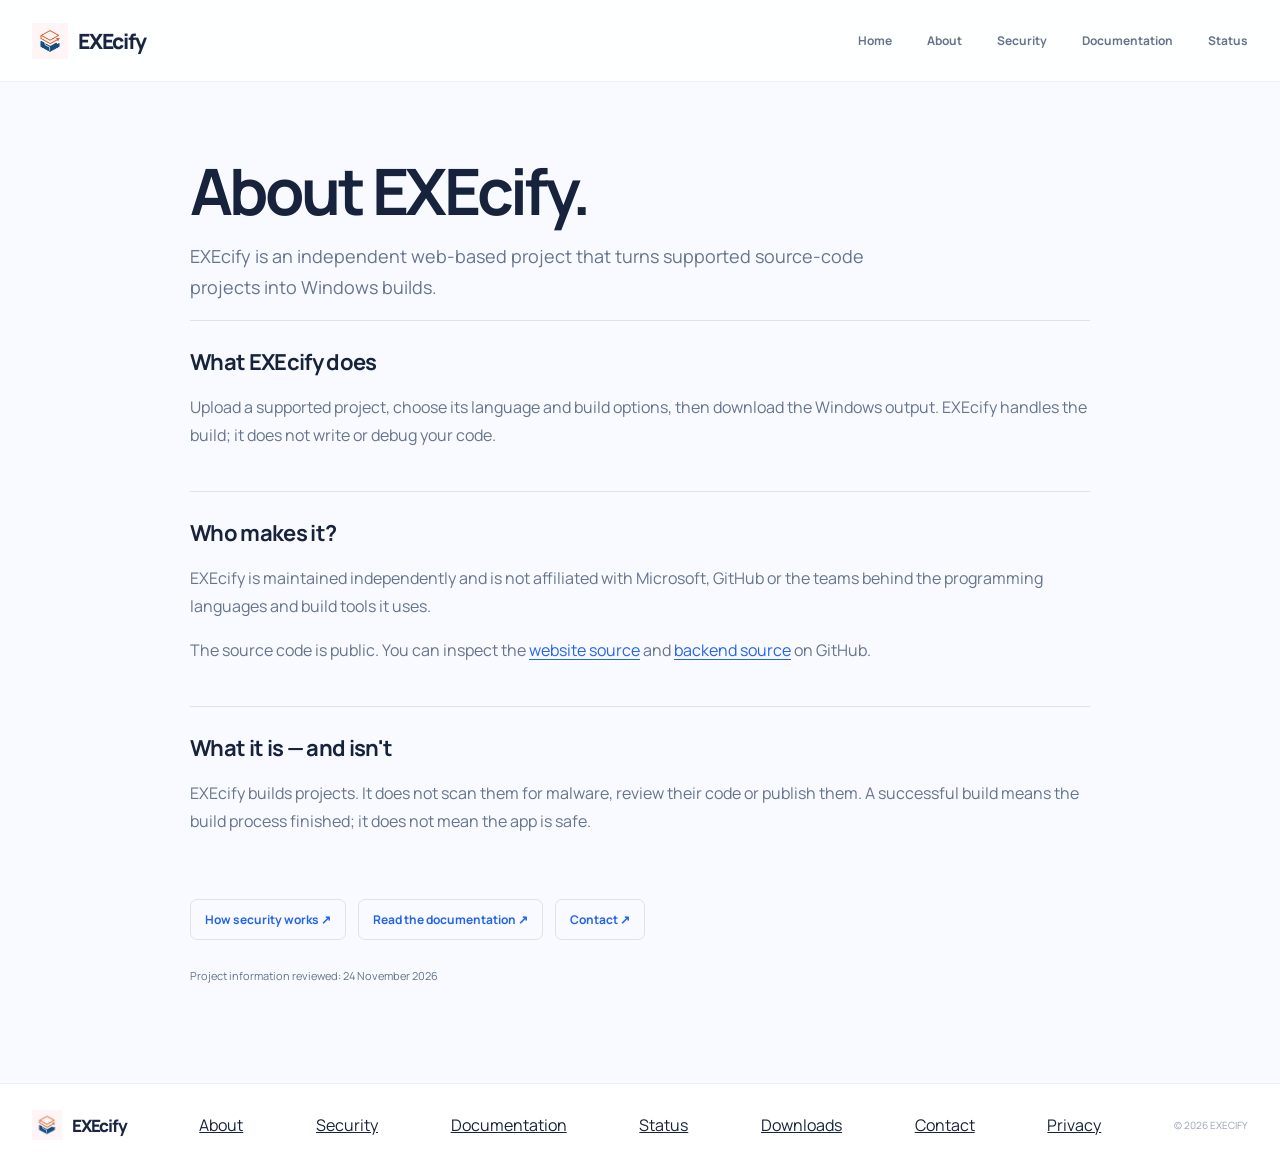
<file: about.html>
<!doctype html>
<html lang="en">
<head>
  <meta charset="utf-8">
  <meta name="viewport" content="width=device-width,initial-scale=1">
  <meta name="theme-color" content="#f8faff">
  <meta name="description" content="EXEcify is an independent web tool for building Windows executables from supported coding projects.">
  <title>About EXEcify — EXEcify</title>
  <link rel="icon" href="./static/execify-logo.svg" type="image/svg+xml">
  <link rel="preconnect" href="https://fonts.googleapis.com">
  <link rel="preconnect" href="https://fonts.gstatic.com" crossorigin>
  <link href="https://fonts.googleapis.com/css2?family=DM+Mono:wght@400;500&family=Manrope:wght@400;500;600;700;800&display=swap" rel="stylesheet">
  <link rel="stylesheet" href="./static/style.css?v=20">
  <style>
    .info-wrap{width:min(900px,calc(100% - 40px));margin:76px auto 100px}
    .info-kicker{font:500 11px 'DM Mono',monospace;letter-spacing:.13em;color:#64748b;text-transform:uppercase}
    .info-wrap h1{font-size:clamp(38px,6vw,64px);letter-spacing:-.055em;line-height:1.02;margin:18px 0}
    .info-lead{font-size:18px;line-height:1.7;max-width:740px;color:var(--muted,#64748b)}
    .info-section{border-top:1px solid var(--border,#dbe2ee);padding:26px 0}
    .info-section h2{font-size:22px;margin:0 0 12px;letter-spacing:-.03em}
    .info-section p,.info-section li{line-height:1.75;color:var(--muted,#64748b)}
    .info-section ul{padding-left:22px}
    .info-note{padding:18px;border:1px solid var(--border,#dbe2ee);border-radius:10px;margin:24px 0;line-height:1.7;color:var(--muted,#64748b)}
    .info-wrap a{color:var(--accent,#2463eb);text-decoration:underline;text-underline-offset:3px}
    .info-date{font:11px 'DM Mono',monospace;color:#64748b;margin-top:28px}
    .info-links{display:flex;flex-wrap:wrap;gap:12px;margin-top:22px}
    .info-links a{display:inline-block;padding:11px 14px;border:1px solid var(--border,#dbe2ee);border-radius:7px;text-decoration:none;font-size:12px;font-weight:700}
  </style>
</head>
<body>
  <header class="site-header"><div class="header-inner">
    <a class="brand" href="./"><img class="brand-logo" src="./static/execify-logo.svg" alt=""><span>EXEcify</span></a>
    <nav class="main-nav" aria-label="Main navigation"><a href="./">Home</a><a href="./about.html">About</a><a href="./security.html">Security</a><a href="./docs.html">Documentation</a><a href="./status.html">Status</a></nav>
  </div></header>
  <main class="info-wrap">
    <div class="info-kicker">ABOUT THE PROJECT</div>
    <h1>About EXEcify.</h1>
    <p class="info-lead">EXEcify is an independent web-based project that turns supported source-code projects into Windows builds.</p>
    
<section class="info-section"><h2>What EXEcify does</h2><p>Upload a supported project, choose its language and build options, then download the Windows output. EXEcify handles the build; it does not write or debug your code.</p></section>
<section class="info-section"><h2>Who makes it?</h2><p>EXEcify is maintained independently and is not affiliated with Microsoft, GitHub or the teams behind the programming languages and build tools it uses.</p><p>The source code is public. You can inspect the <a href="https://github.com/martgeluk11-dev/martgeluk11-dev.github.io">website source</a> and <a href="https://github.com/martgeluk11-dev/PY2EXEONLINE">backend source</a> on GitHub.</p></section>
<section class="info-section"><h2>What it is — and isn't</h2><p>EXEcify builds projects. It does not scan them for malware, review their code or publish them. A successful build means the build process finished; it does not mean the app is safe.</p></section>
<div class="info-links"><a href="./security.html">How security works ↗</a><a href="./docs.html">Read the documentation ↗</a><a href="./contact.html">Contact ↗</a></div>
<p class="info-date">Project information reviewed: 24 November 2026</p>
  </main>
  <footer class="site-footer"><div class="footer-inner">
    <a class="brand footer-brand" href="./"><img class="brand-logo" src="./static/execify-logo.svg" alt=""><span>EXEcify</span></a>
    <a href="./about.html">About</a><a href="./security.html">Security</a><a href="./docs.html">Documentation</a><a href="./status.html">Status</a><a href="./downloads.html">Downloads</a><a href="./contact.html">Contact</a><a href="./privacy.html">Privacy</a>
    <span>© 2026 EXECIFY</span>
  </div></footer>
</body>
</html>
</file>
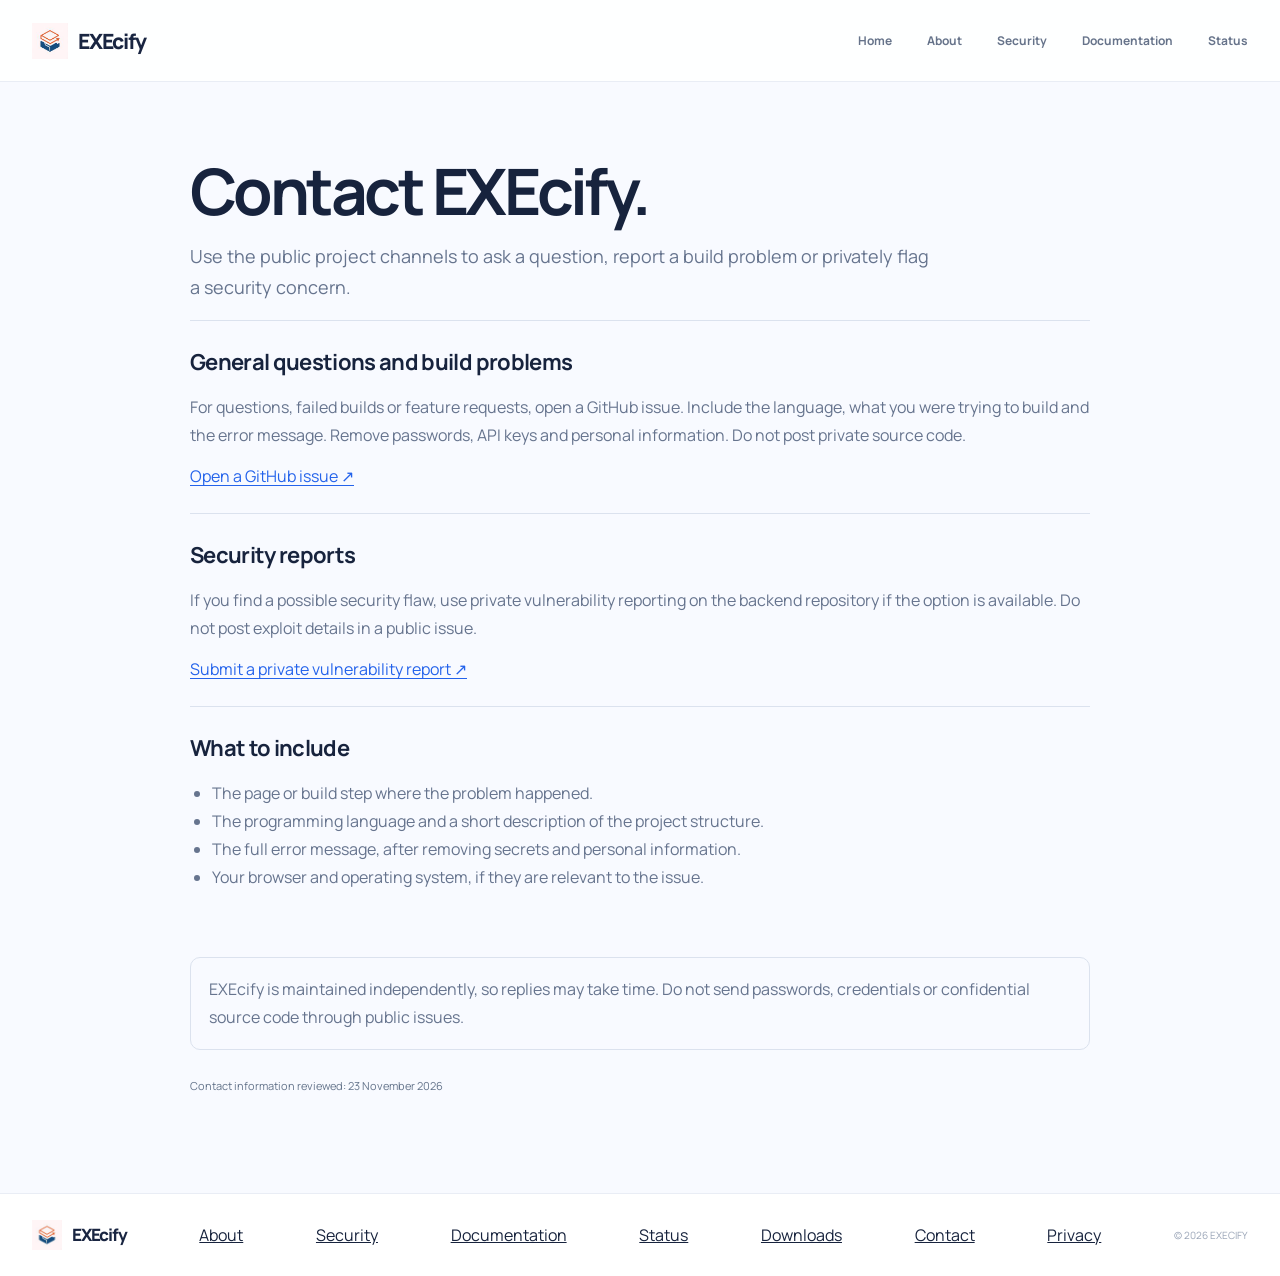
<file: contact.html>
<!doctype html>
<html lang="en">
<head>
  <meta charset="utf-8">
  <meta name="viewport" content="width=device-width,initial-scale=1">
  <meta name="theme-color" content="#f8faff">
  <meta name="description" content="Use the links below for questions, build problems and security reports.">
  <title>Contact EXEcify — EXEcify</title>
  <link rel="icon" href="./static/execify-logo.svg" type="image/svg+xml">
  <link rel="preconnect" href="https://fonts.googleapis.com">
  <link rel="preconnect" href="https://fonts.gstatic.com" crossorigin>
  <link href="https://fonts.googleapis.com/css2?family=DM+Mono:wght@400;500&family=Manrope:wght@400;500;600;700;800&display=swap" rel="stylesheet">
  <link rel="stylesheet" href="./static/style.css?v=20">
  <style>
    .info-wrap{width:min(900px,calc(100% - 40px));margin:76px auto 100px}
    .info-kicker{font:500 11px 'DM Mono',monospace;letter-spacing:.13em;color:#64748b;text-transform:uppercase}
    .info-wrap h1{font-size:clamp(38px,6vw,64px);letter-spacing:-.055em;line-height:1.02;margin:18px 0}
    .info-lead{font-size:18px;line-height:1.7;max-width:740px;color:var(--muted,#64748b)}
    .info-section{border-top:1px solid var(--border,#dbe2ee);padding:26px 0}
    .info-section h2{font-size:22px;margin:0 0 12px;letter-spacing:-.03em}
    .info-section p,.info-section li{line-height:1.75;color:var(--muted,#64748b)}
    .info-section ul{padding-left:22px}
    .info-note{padding:18px;border:1px solid var(--border,#dbe2ee);border-radius:10px;margin:24px 0;line-height:1.7;color:var(--muted,#64748b)}
    .info-wrap a{color:var(--accent,#2463eb);text-decoration:underline;text-underline-offset:3px}
    .info-date{font:11px 'DM Mono',monospace;color:#64748b;margin-top:28px}
    .info-links{display:flex;flex-wrap:wrap;gap:12px;margin-top:22px}
    .info-links a{display:inline-block;padding:11px 14px;border:1px solid var(--border,#dbe2ee);border-radius:7px;text-decoration:none;font-size:12px;font-weight:700}
  </style>
</head>
<body>
  <header class="site-header"><div class="header-inner">
    <a class="brand" href="./"><img class="brand-logo" src="./static/execify-logo.svg" alt=""><span>EXEcify</span></a>
    <nav class="main-nav" aria-label="Main navigation"><a href="./">Home</a><a href="./about.html">About</a><a href="./security.html">Security</a><a href="./docs.html">Documentation</a><a href="./status.html">Status</a></nav>
  </div></header>
  <main class="info-wrap">
    <div class="info-kicker">CONTACT / SUPPORT</div>
    <h1>Contact EXEcify.</h1>
    <p class="info-lead">Use the public project channels to ask a question, report a build problem or privately flag a security concern.</p>
    
<section class="info-section"><h2>General questions and build problems</h2><p>For questions, failed builds or feature requests, open a GitHub issue. Include the language, what you were trying to build and the error message. Remove passwords, API keys and personal information. Do not post private source code.</p><a href="https://github.com/martgeluk11-dev/martgeluk11-dev.github.io/issues/new">Open a GitHub issue ↗</a></section>
<section class="info-section"><h2>Security reports</h2><p>If you find a possible security flaw, use private vulnerability reporting on the backend repository if the option is available. Do not post exploit details in a public issue.</p><a href="https://github.com/martgeluk11-dev/PY2EXEONLINE/security/advisories/new">Submit a private vulnerability report ↗</a></section>
<section class="info-section"><h2>What to include</h2><ul><li>The page or build step where the problem happened.</li><li>The programming language and a short description of the project structure.</li><li>The full error message, after removing secrets and personal information.</li><li>Your browser and operating system, if they are relevant to the issue.</li></ul></section>
<p class="info-note">EXEcify is maintained independently, so replies may take time. Do not send passwords, credentials or confidential source code through public issues.</p>
<p class="info-date">Contact information reviewed: 23 November 2026</p>
  </main>
  <footer class="site-footer"><div class="footer-inner">
    <a class="brand footer-brand" href="./"><img class="brand-logo" src="./static/execify-logo.svg" alt=""><span>EXEcify</span></a>
    <a href="./about.html">About</a><a href="./security.html">Security</a><a href="./docs.html">Documentation</a><a href="./status.html">Status</a><a href="./downloads.html">Downloads</a><a href="./contact.html">Contact</a><a href="./privacy.html">Privacy</a>
    <span>© 2026 EXECIFY</span>
  </div></footer>
</body>
</html>
</file>
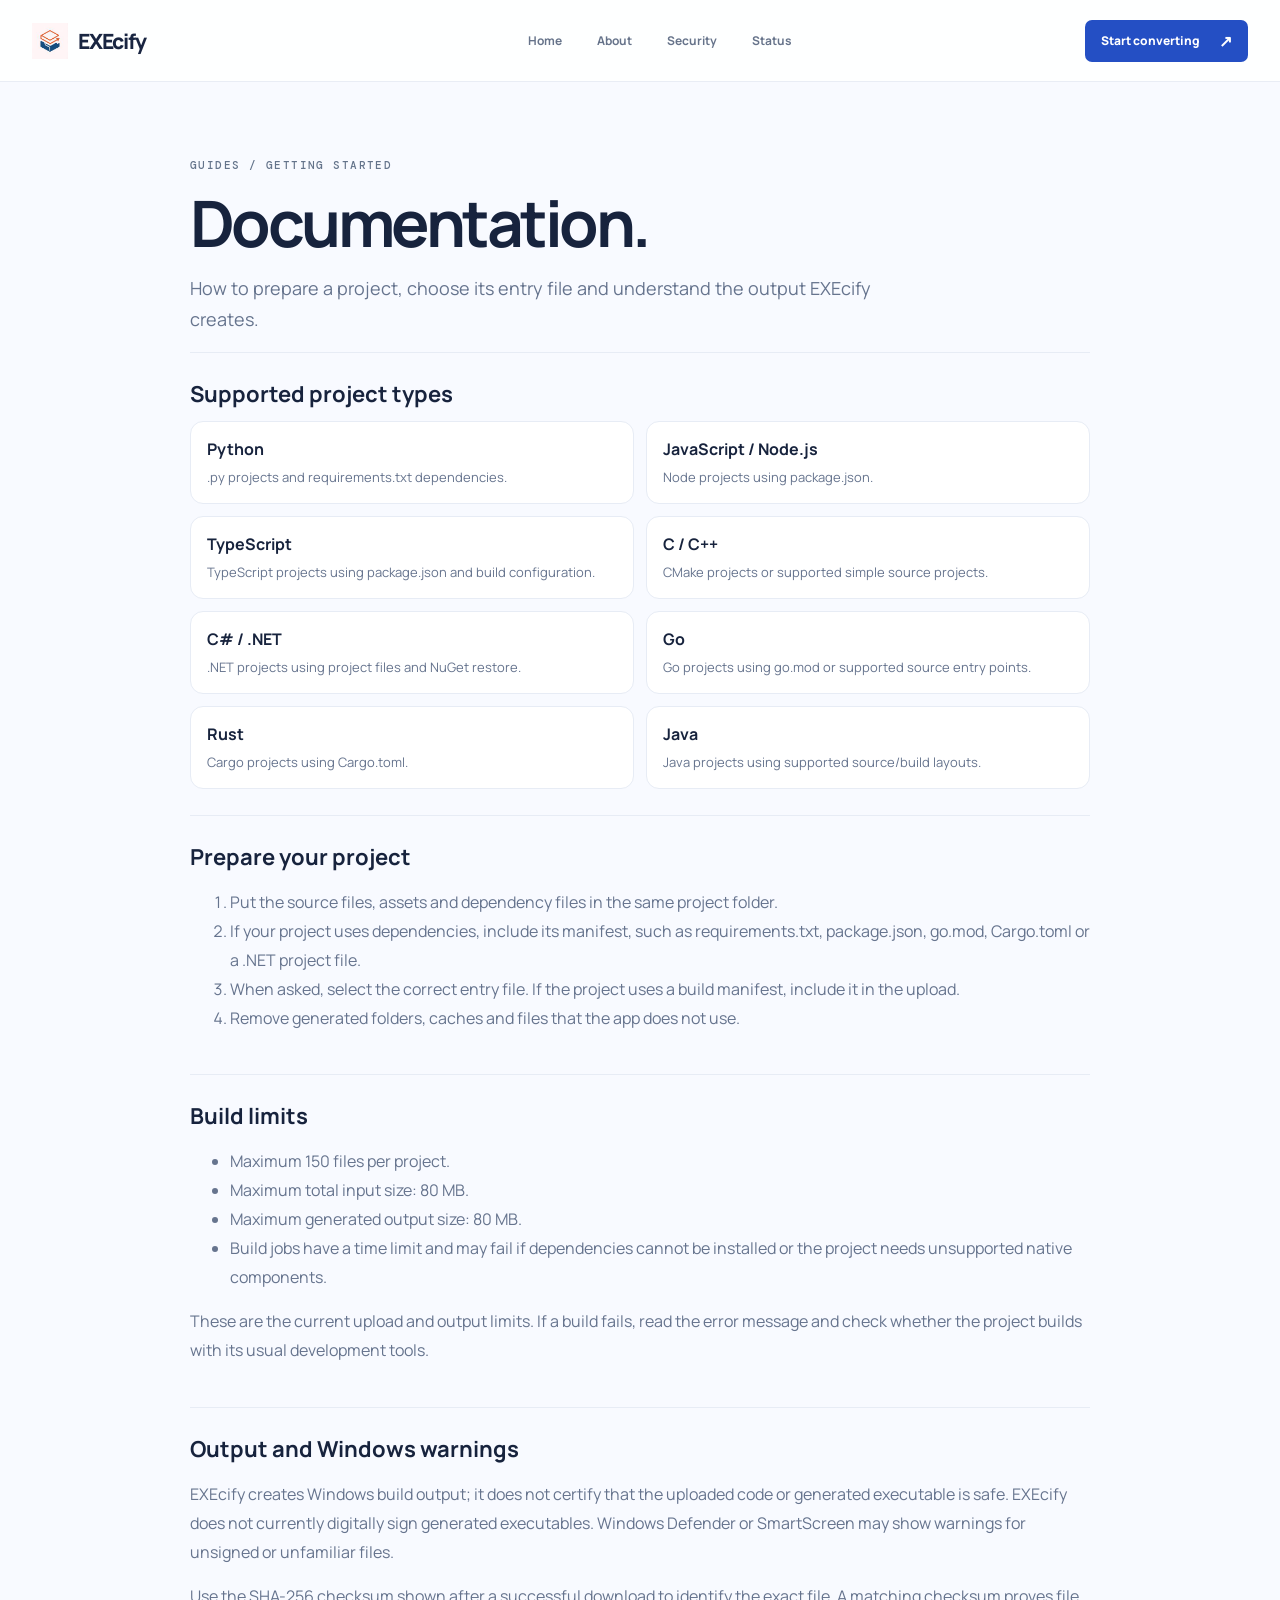
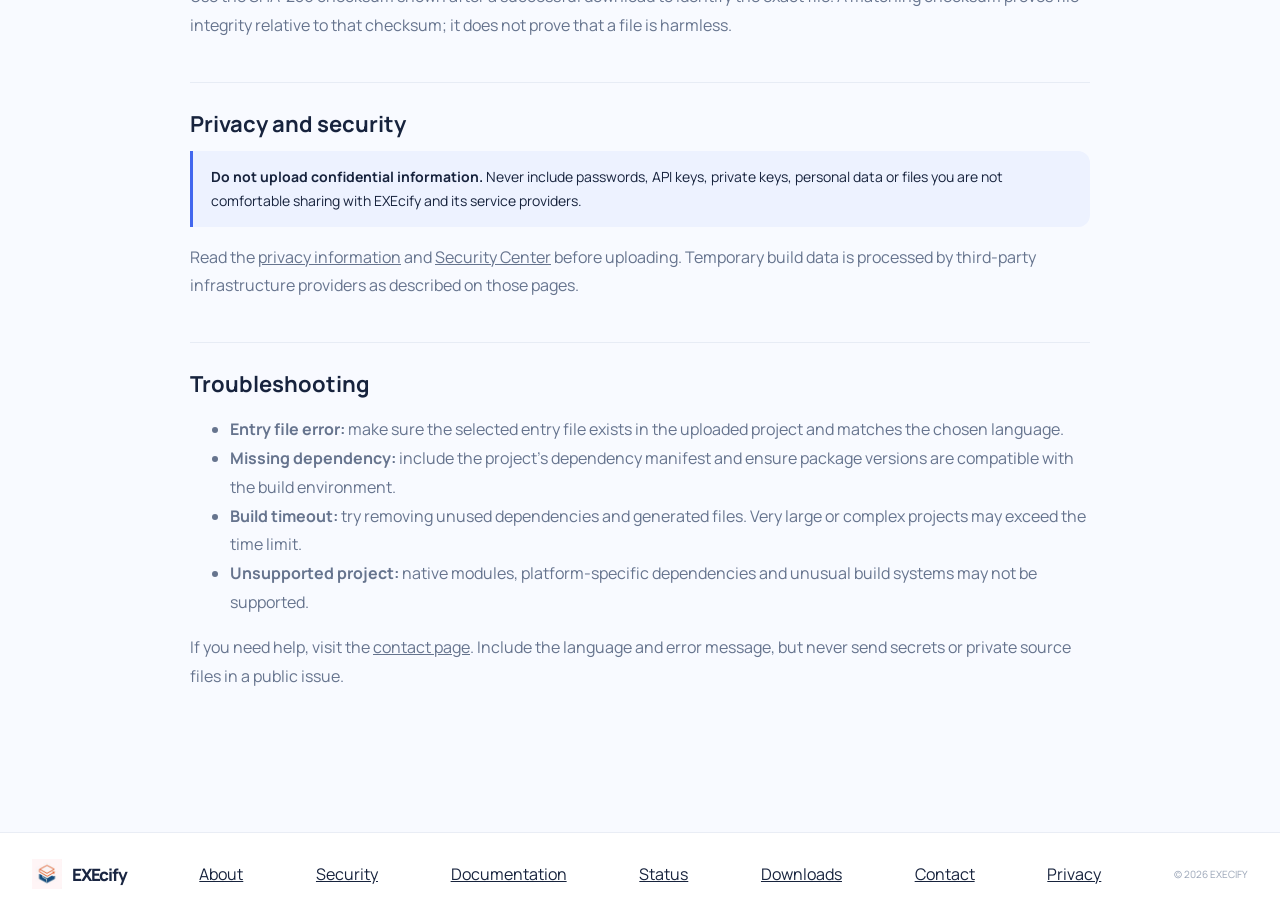
<file: docs.html>
<!doctype html>
<html lang="en">
<head>
  <meta charset="utf-8">
  <meta name="viewport" content="width=device-width,initial-scale=1">
  <meta name="theme-color" content="#f8faff">
  <meta name="description" content="Documentation for EXEcify: supported languages, project uploads, build options, limits and troubleshooting.">
  <link rel="canonical" href="https://martgeluk11-dev.github.io/docs.html">
  <title>Documentation — EXEcify</title>
  <link rel="icon" href="./static/execify-logo.svg" type="image/svg+xml">
  <link rel="preconnect" href="https://fonts.googleapis.com">
  <link rel="preconnect" href="https://fonts.gstatic.com" crossorigin>
  <link href="https://fonts.googleapis.com/css2?family=DM+Mono:wght@400;500&family=Manrope:wght@400;500;600;700;800&display=swap" rel="stylesheet">
  <link rel="stylesheet" href="./static/style.css?v=20">
  <style>
    .docs-wrap{width:min(900px,calc(100% - 40px));margin:76px auto 100px}
    .docs-kicker{font:500 11px 'DM Mono',monospace;letter-spacing:.13em;color:#64748b;text-transform:uppercase}
    .docs-wrap h1{font-size:clamp(38px,6vw,64px);letter-spacing:-.055em;line-height:1.02;margin:18px 0}
    .docs-lead{font-size:18px;line-height:1.7;max-width:740px;color:var(--muted,#64748b)}
    .docs-section{border-top:1px solid var(--line);padding:26px 0}.docs-section h2{font-size:22px;margin:0 0 12px}
    .docs-section p,.docs-section li{line-height:1.8;color:var(--muted)}
    .docs-grid{display:grid;grid-template-columns:repeat(2,minmax(0,1fr));gap:12px}
    .docs-item{border:1px solid var(--line);background:var(--white);border-radius:13px;padding:16px}
    .docs-item strong{display:block;margin-bottom:5px}.docs-item span{color:var(--muted);font-size:13px}
    .docs-note{border-left:3px solid var(--blue);padding:14px 18px;background:var(--blue-pale);border-radius:0 12px 12px 0;line-height:1.7;font-size:14px}
    @media(max-width:600px){.docs-grid{grid-template-columns:1fr}.docs-wrap{margin-top:48px}}
  </style>
</head>
<body>
  <header class="site-header"><div class="header-inner">
    <a class="brand" href="./"><img class="brand-logo" src="./static/execify-logo.svg" alt="EXEcify logo"><span>EXEcify</span></a>
    <nav class="main-nav" aria-label="Main navigation"><a href="./">Home</a><a href="./about.html">About</a><a href="./security.html">Security</a><a href="./status.html">Status</a></nav>
    <a class="header-cta" href="./#builder">Start converting <span>↗</span></a>
  </div></header>
  <main class="docs-wrap">
    <div class="docs-kicker">GUIDES / GETTING STARTED</div>
    <h1>Documentation.</h1>
    <p class="docs-lead">How to prepare a project, choose its entry file and understand the output EXEcify creates.</p>
    <section class="docs-section"><h2>Supported project types</h2>
      <div class="docs-grid">
        <div class="docs-item"><strong>Python</strong><span>.py projects and requirements.txt dependencies.</span></div>
        <div class="docs-item"><strong>JavaScript / Node.js</strong><span>Node projects using package.json.</span></div>
        <div class="docs-item"><strong>TypeScript</strong><span>TypeScript projects using package.json and build configuration.</span></div>
        <div class="docs-item"><strong>C / C++</strong><span>CMake projects or supported simple source projects.</span></div>
        <div class="docs-item"><strong>C# / .NET</strong><span>.NET projects using project files and NuGet restore.</span></div>
        <div class="docs-item"><strong>Go</strong><span>Go projects using go.mod or supported source entry points.</span></div>
        <div class="docs-item"><strong>Rust</strong><span>Cargo projects using Cargo.toml.</span></div>
        <div class="docs-item"><strong>Java</strong><span>Java projects using supported source/build layouts.</span></div>
      </div>
    </section>
    <section class="docs-section"><h2>Prepare your project</h2>
      <ol><li>Put the source files, assets and dependency files in the same project folder.</li><li>If your project uses dependencies, include its manifest, such as requirements.txt, package.json, go.mod, Cargo.toml or a .NET project file.</li><li>When asked, select the correct entry file. If the project uses a build manifest, include it in the upload.</li><li>Remove generated folders, caches and files that the app does not use.</li></ol>
    </section>
    <section class="docs-section"><h2>Build limits</h2>
      <ul><li>Maximum 150 files per project.</li><li>Maximum total input size: 80 MB.</li><li>Maximum generated output size: 80 MB.</li><li>Build jobs have a time limit and may fail if dependencies cannot be installed or the project needs unsupported native components.</li></ul>
      <p>These are the current upload and output limits. If a build fails, read the error message and check whether the project builds with its usual development tools.</p>
    </section>
    <section class="docs-section"><h2>Output and Windows warnings</h2>
      <p>EXEcify creates Windows build output; it does not certify that the uploaded code or generated executable is safe. EXEcify does not currently digitally sign generated executables. Windows Defender or SmartScreen may show warnings for unsigned or unfamiliar files.</p>
      <p>Use the SHA-256 checksum shown after a successful download to identify the exact file. A matching checksum proves file integrity relative to that checksum; it does not prove that a file is harmless.</p>
    </section>
    <section class="docs-section"><h2>Privacy and security</h2>
      <div class="docs-note"><strong>Do not upload confidential information.</strong> Never include passwords, API keys, private keys, personal data or files you are not comfortable sharing with EXEcify and its service providers.</div>
      <p>Read the <a href="./privacy.html">privacy information</a> and <a href="./security.html">Security Center</a> before uploading. Temporary build data is processed by third-party infrastructure providers as described on those pages.</p>
    </section>
    <section class="docs-section"><h2>Troubleshooting</h2>
      <ul><li><strong>Entry file error:</strong> make sure the selected entry file exists in the uploaded project and matches the chosen language.</li><li><strong>Missing dependency:</strong> include the project's dependency manifest and ensure package versions are compatible with the build environment.</li><li><strong>Build timeout:</strong> try removing unused dependencies and generated files. Very large or complex projects may exceed the time limit.</li><li><strong>Unsupported project:</strong> native modules, platform-specific dependencies and unusual build systems may not be supported.</li></ul>
      <p>If you need help, visit the <a href="./contact.html">contact page</a>. Include the language and error message, but never send secrets or private source files in a public issue.</p>
    </section>
  </main>
  <footer class="site-footer"><div class="footer-inner">
    <a class="brand footer-brand" href="./"><img class="brand-logo" src="./static/execify-logo.svg" alt=""><span>EXEcify</span></a>
    <a href="./about.html">About</a><a href="./security.html">Security</a><a href="./docs.html">Documentation</a><a href="./status.html">Status</a><a href="./downloads.html">Downloads</a><a href="./contact.html">Contact</a><a href="./privacy.html">Privacy</a><span>© 2026 EXECIFY</span>
  </div></footer>
</body>
</html>
</file>
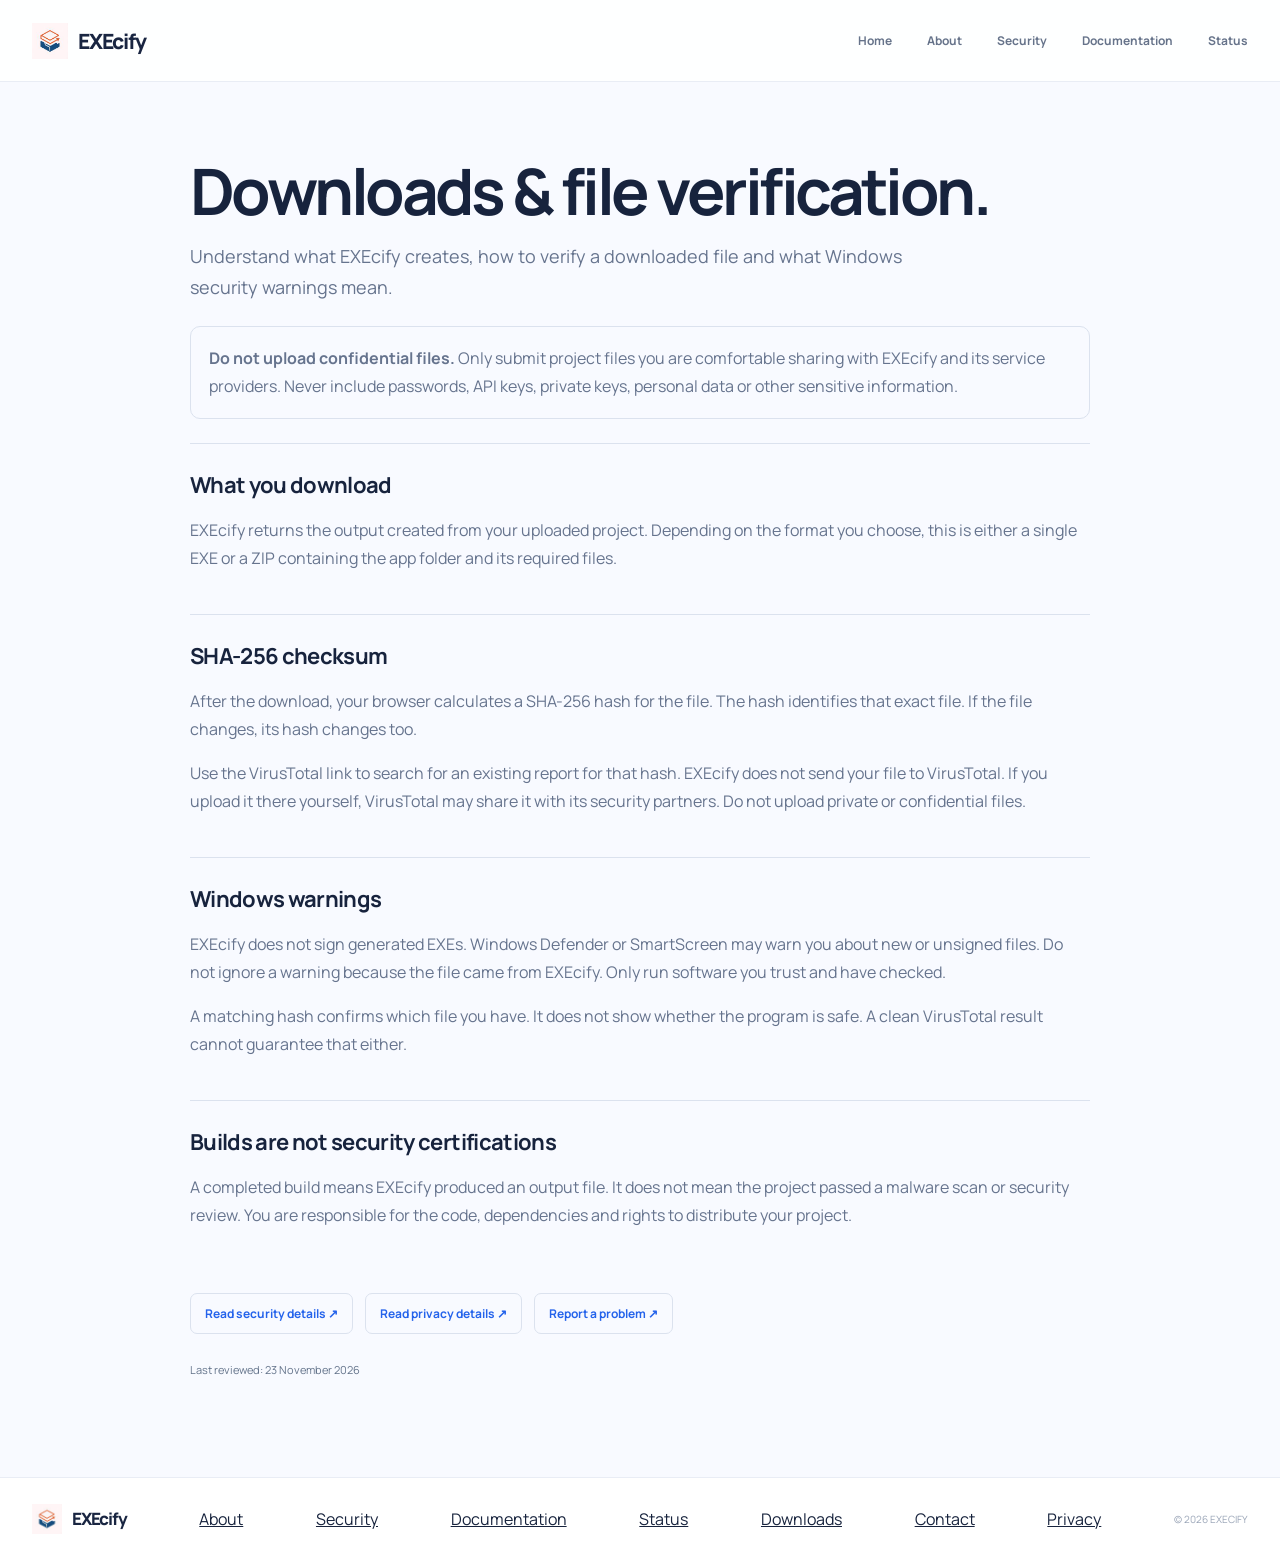
<file: downloads.html>
<!doctype html>
<html lang="en">
<head>
  <meta charset="utf-8">
  <meta name="viewport" content="width=device-width,initial-scale=1">
  <meta name="theme-color" content="#f8faff">
  <meta name="description" content="Find out what EXEcify downloads contain, how to check a file hash and why Windows may show a security warning.">
  <title>Downloads & file verification — EXEcify</title>
  <link rel="icon" href="./static/execify-logo.svg" type="image/svg+xml">
  <link rel="preconnect" href="https://fonts.googleapis.com">
  <link rel="preconnect" href="https://fonts.gstatic.com" crossorigin>
  <link href="https://fonts.googleapis.com/css2?family=DM+Mono:wght@400;500&family=Manrope:wght@400;500;600;700;800&display=swap" rel="stylesheet">
  <link rel="stylesheet" href="./static/style.css?v=20">
  <style>
    .info-wrap{width:min(900px,calc(100% - 40px));margin:76px auto 100px}
    .info-kicker{font:500 11px 'DM Mono',monospace;letter-spacing:.13em;color:#64748b;text-transform:uppercase}
    .info-wrap h1{font-size:clamp(38px,6vw,64px);letter-spacing:-.055em;line-height:1.02;margin:18px 0}
    .info-lead{font-size:18px;line-height:1.7;max-width:740px;color:var(--muted,#64748b)}
    .info-section{border-top:1px solid var(--border,#dbe2ee);padding:26px 0}
    .info-section h2{font-size:22px;margin:0 0 12px;letter-spacing:-.03em}
    .info-section p,.info-section li{line-height:1.75;color:var(--muted,#64748b)}
    .info-section ul{padding-left:22px}
    .info-note{padding:18px;border:1px solid var(--border,#dbe2ee);border-radius:10px;margin:24px 0;line-height:1.7;color:var(--muted,#64748b)}
    .info-wrap a{color:var(--accent,#2463eb);text-decoration:underline;text-underline-offset:3px}
    .info-date{font:11px 'DM Mono',monospace;color:#64748b;margin-top:28px}
    .info-links{display:flex;flex-wrap:wrap;gap:12px;margin-top:22px}
    .info-links a{display:inline-block;padding:11px 14px;border:1px solid var(--border,#dbe2ee);border-radius:7px;text-decoration:none;font-size:12px;font-weight:700}
  </style>
</head>
<body>
  <header class="site-header"><div class="header-inner">
    <a class="brand" href="./"><img class="brand-logo" src="./static/execify-logo.svg" alt=""><span>EXEcify</span></a>
    <nav class="main-nav" aria-label="Main navigation"><a href="./">Home</a><a href="./about.html">About</a><a href="./security.html">Security</a><a href="./docs.html">Documentation</a><a href="./status.html">Status</a></nav>
  </div></header>
  <main class="info-wrap">
    <div class="info-kicker">DOWNLOAD TRANSPARENCY</div>
    <h1>Downloads & file verification.</h1>
    <p class="info-lead">Understand what EXEcify creates, how to verify a downloaded file and what Windows security warnings mean.</p>
    
<div class="info-note"><strong>Do not upload confidential files.</strong> Only submit project files you are comfortable sharing with EXEcify and its service providers. Never include passwords, API keys, private keys, personal data or other sensitive information.</div>
<section class="info-section"><h2>What you download</h2><p>EXEcify returns the output created from your uploaded project. Depending on the format you choose, this is either a single EXE or a ZIP containing the app folder and its required files.</p></section>
<section class="info-section"><h2>SHA-256 checksum</h2><p>After the download, your browser calculates a SHA-256 hash for the file. The hash identifies that exact file. If the file changes, its hash changes too.</p><p>Use the VirusTotal link to search for an existing report for that hash. EXEcify does not send your file to VirusTotal. If you upload it there yourself, VirusTotal may share it with its security partners. Do not upload private or confidential files.</p></section>
<section class="info-section"><h2>Windows warnings</h2><p>EXEcify does not sign generated EXEs. Windows Defender or SmartScreen may warn you about new or unsigned files. Do not ignore a warning because the file came from EXEcify. Only run software you trust and have checked.</p><p>A matching hash confirms which file you have. It does not show whether the program is safe. A clean VirusTotal result cannot guarantee that either.</p></section>
<section class="info-section"><h2>Builds are not security certifications</h2><p>A completed build means EXEcify produced an output file. It does not mean the project passed a malware scan or security review. You are responsible for the code, dependencies and rights to distribute your project.</p></section>
<div class="info-links"><a href="./security.html">Read security details ↗</a><a href="./privacy.html">Read privacy details ↗</a><a href="./contact.html">Report a problem ↗</a></div>
<p class="info-date">Last reviewed: 23 November 2026</p>
  </main>
  <footer class="site-footer"><div class="footer-inner">
    <a class="brand footer-brand" href="./"><img class="brand-logo" src="./static/execify-logo.svg" alt=""><span>EXEcify</span></a>
    <a href="./about.html">About</a><a href="./security.html">Security</a><a href="./docs.html">Documentation</a><a href="./status.html">Status</a><a href="./downloads.html">Downloads</a><a href="./contact.html">Contact</a><a href="./privacy.html">Privacy</a>
    <span>© 2026 EXECIFY</span>
  </div></footer>
</body>
</html>
</file>
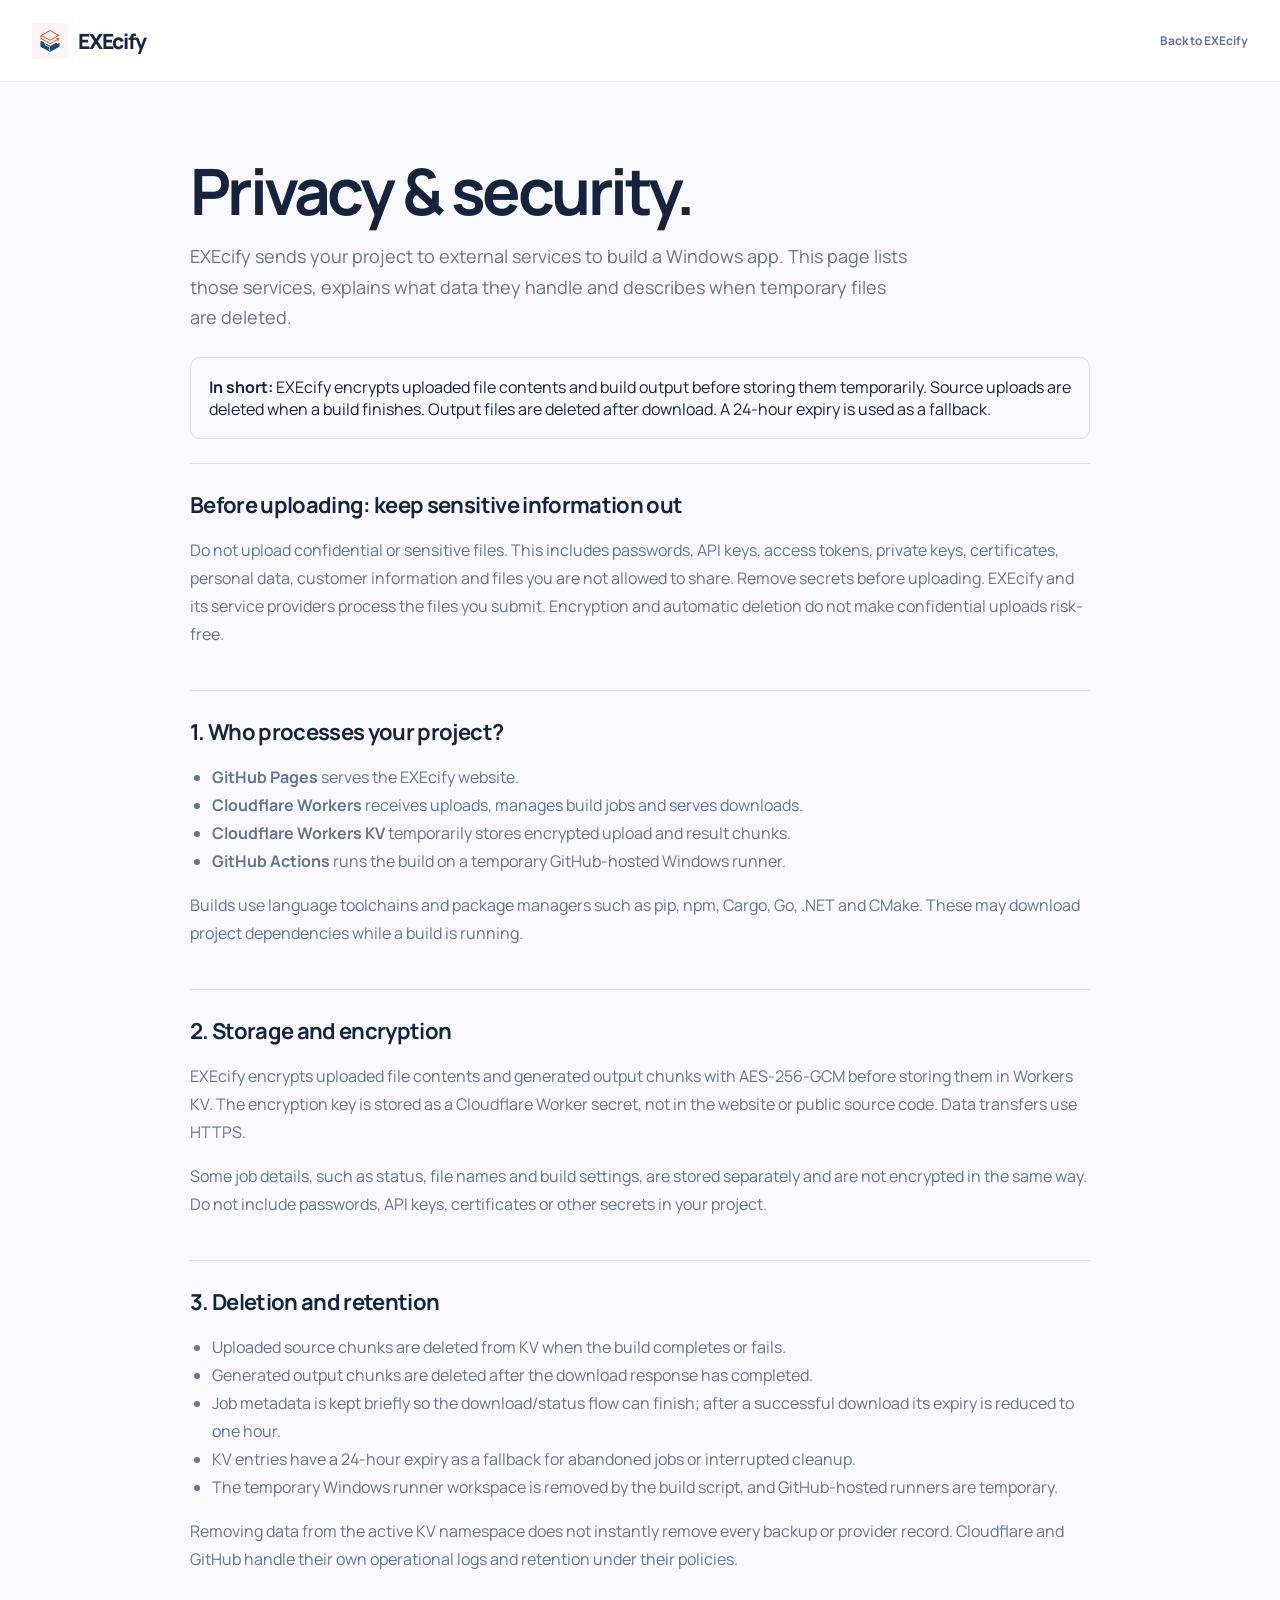
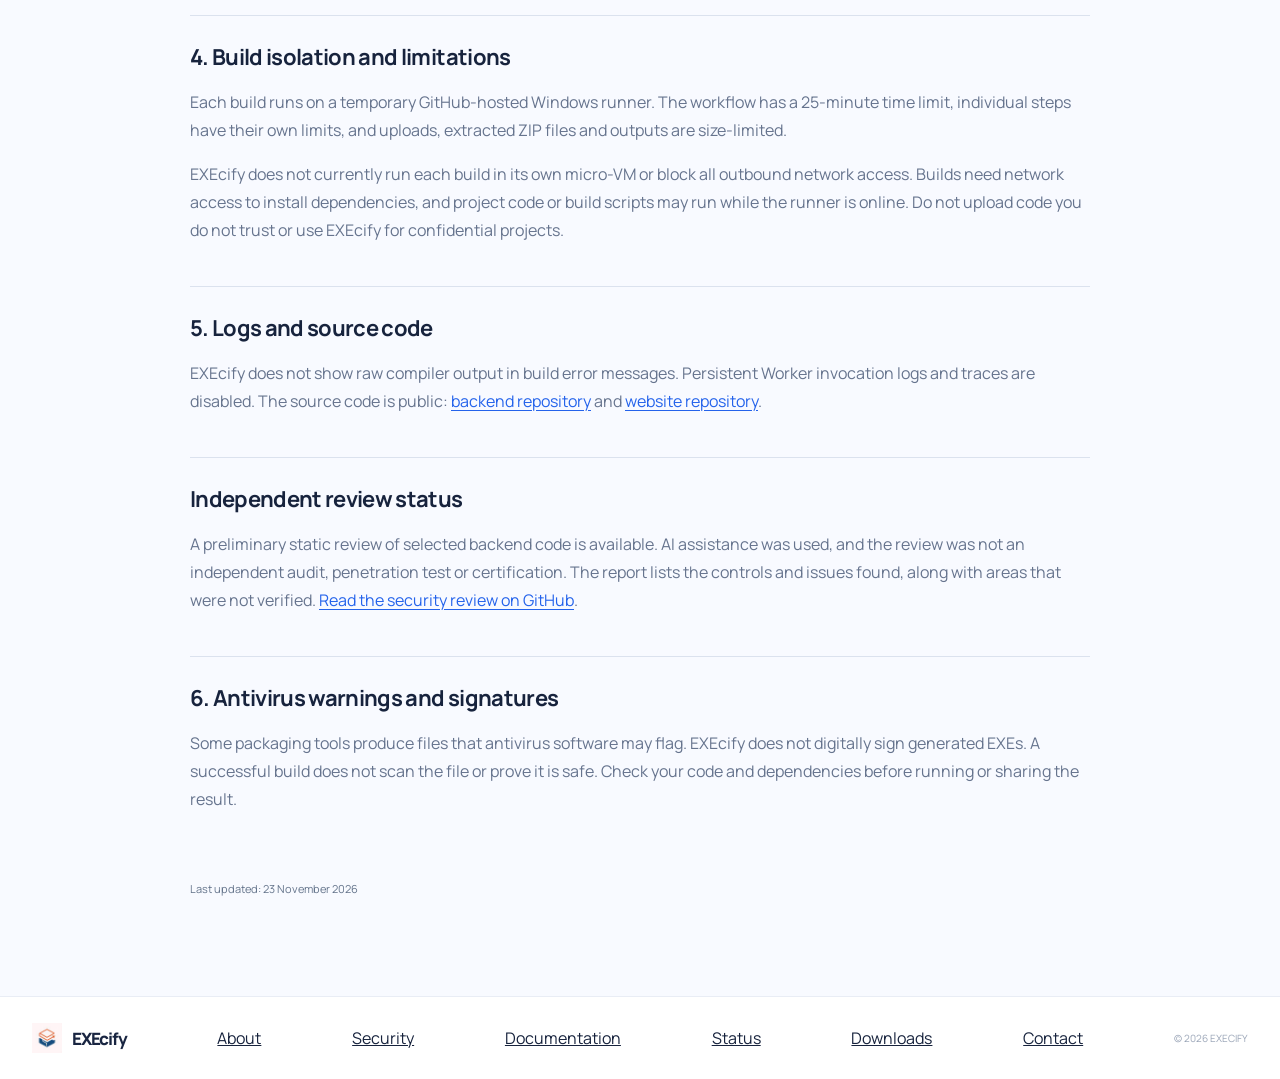
<file: privacy.html>
<!doctype html>
<html lang="en">
<head>
  <meta charset="utf-8">
  <meta name="viewport" content="width=device-width,initial-scale=1">
  <meta name="theme-color" content="#f8faff" media="(prefers-color-scheme: light)">
  <meta name="theme-color" content="#101522" media="(prefers-color-scheme: dark)">
  <meta name="description" content="How EXEcify handles uploaded projects, build processing, storage and deletion.">
  <title>Privacy & Security — EXEcify</title>
  <link rel="icon" href="./static/execify-logo.svg" type="image/svg+xml">
  <link rel="preconnect" href="https://fonts.googleapis.com">
  <link rel="preconnect" href="https://fonts.gstatic.com" crossorigin>
  <link href="https://fonts.googleapis.com/css2?family=DM+Mono:wght@400;500&family=Manrope:wght@400;500;600;700;800&display=swap" rel="stylesheet">
  <link rel="stylesheet" href="./static/style.css?v=20">
  <style>
    .policy-wrap{width:min(900px,calc(100% - 40px));margin:76px auto 100px}
    .policy-kicker{font:500 11px 'DM Mono',monospace;letter-spacing:.13em;color:#64748b;text-transform:uppercase}
    .policy-wrap h1{font-size:clamp(38px,6vw,64px);letter-spacing:-.055em;line-height:1.02;margin:18px 0}
    .policy-lead{font-size:18px;line-height:1.7;max-width:720px;color:var(--muted,#64748b)}
    .policy-section{border-top:1px solid var(--border,#dbe2ee);padding:26px 0}
    .policy-section h2{font-size:22px;margin:0 0 12px;letter-spacing:-.03em}
    .policy-section p,.policy-section li{line-height:1.75;color:var(--muted,#64748b)}
    .policy-section ul{padding-left:22px}
    .policy-note{padding:18px;border:1px solid var(--border,#dbe2ee);border-radius:10px;margin:24px 0}
    .policy-wrap a{color:var(--accent,#2463eb);text-decoration:underline;text-underline-offset:3px}
    .policy-updated{font:11px 'DM Mono',monospace;color:#64748b;margin-top:26px}
  </style>
</head>
<body>
  <header class="site-header"><div class="header-inner">
    <a class="brand" href="./"><img class="brand-logo" src="./static/execify-logo.svg" alt=""><span>EXEcify</span></a>
    <nav class="main-nav"><a href="./">Back to EXEcify</a></nav>
  </div></header>
  <main class="policy-wrap">
    <div class="policy-kicker">TRANSPARENCY / DATA HANDLING</div>
    <h1>Privacy & security.</h1>
    <p class="policy-lead">EXEcify sends your project to external services to build a Windows app. This page lists those services, explains what data they handle and describes when temporary files are deleted.</p>
    <div class="policy-note"><strong>In short:</strong> EXEcify encrypts uploaded file contents and build output before storing them temporarily. Source uploads are deleted when a build finishes. Output files are deleted after download. A 24-hour expiry is used as a fallback.</div>

    <section class="policy-section">
      <h2>Before uploading: keep sensitive information out</h2>
      <p>Do not upload confidential or sensitive files. This includes passwords, API keys, access tokens, private keys, certificates, personal data, customer information and files you are not allowed to share. Remove secrets before uploading. EXEcify and its service providers process the files you submit. Encryption and automatic deletion do not make confidential uploads risk-free.</p>
    </section>

    <section class="policy-section">
      <h2>1. Who processes your project?</h2>
      <ul>
        <li><strong>GitHub Pages</strong> serves the EXEcify website.</li>
        <li><strong>Cloudflare Workers</strong> receives uploads, manages build jobs and serves downloads.</li>
        <li><strong>Cloudflare Workers KV</strong> temporarily stores encrypted upload and result chunks.</li>
        <li><strong>GitHub Actions</strong> runs the build on a temporary GitHub-hosted Windows runner.</li>
      </ul>
      <p>Builds use language toolchains and package managers such as pip, npm, Cargo, Go, .NET and CMake. These may download project dependencies while a build is running.</p>
    </section>

    <section class="policy-section">
      <h2>2. Storage and encryption</h2>
      <p>EXEcify encrypts uploaded file contents and generated output chunks with AES-256-GCM before storing them in Workers KV. The encryption key is stored as a Cloudflare Worker secret, not in the website or public source code. Data transfers use HTTPS.</p>
      <p>Some job details, such as status, file names and build settings, are stored separately and are not encrypted in the same way. Do not include passwords, API keys, certificates or other secrets in your project.</p>
    </section>

    <section class="policy-section">
      <h2>3. Deletion and retention</h2>
      <ul>
        <li>Uploaded source chunks are deleted from KV when the build completes or fails.</li>
        <li>Generated output chunks are deleted after the download response has completed.</li>
        <li>Job metadata is kept briefly so the download/status flow can finish; after a successful download its expiry is reduced to one hour.</li>
        <li>KV entries have a 24-hour expiry as a fallback for abandoned jobs or interrupted cleanup.</li>
        <li>The temporary Windows runner workspace is removed by the build script, and GitHub-hosted runners are temporary.</li>
      </ul>
      <p>Removing data from the active KV namespace does not instantly remove every backup or provider record. Cloudflare and GitHub handle their own operational logs and retention under their policies.</p>
    </section>

    <section class="policy-section">
      <h2>4. Build isolation and limitations</h2>
      <p>Each build runs on a temporary GitHub-hosted Windows runner. The workflow has a 25-minute time limit, individual steps have their own limits, and uploads, extracted ZIP files and outputs are size-limited.</p>
      <p>EXEcify does not currently run each build in its own micro-VM or block all outbound network access. Builds need network access to install dependencies, and project code or build scripts may run while the runner is online. Do not upload code you do not trust or use EXEcify for confidential projects.</p>
    </section>

    <section class="policy-section">
      <h2>5. Logs and source code</h2>
      <p>EXEcify does not show raw compiler output in build error messages. Persistent Worker invocation logs and traces are disabled. The source code is public: <a href="https://github.com/martgeluk11-dev/PY2EXEONLINE">backend repository</a> and <a href="https://github.com/martgeluk11-dev/martgeluk11-dev.github.io">website repository</a>.</p>
    </section>

    <section class="policy-section">
      <h2>Independent review status</h2>
      <p>A preliminary static review of selected backend code is available. AI assistance was used, and the review was not an independent audit, penetration test or certification. The report lists the controls and issues found, along with areas that were not verified. <a href="https://github.com/martgeluk11-dev/PY2EXEONLINE/blob/main/SECURITY_REVIEW.md">Read the security review on GitHub</a>.</p>
    </section>

    <section class="policy-section">
      <h2>6. Antivirus warnings and signatures</h2>
      <p>Some packaging tools produce files that antivirus software may flag. EXEcify does not digitally sign generated EXEs. A successful build does not scan the file or prove it is safe. Check your code and dependencies before running or sharing the result.</p>
    </section>
    <p class="policy-updated">Last updated: 23 November 2026</p>
  </main>
  <footer class="site-footer"><div class="footer-inner"><a class="brand footer-brand" href="./"><img class="brand-logo" src="./static/execify-logo.svg" alt=""><span>EXEcify</span></a><a href="./about.html">About</a><a href="./security.html">Security</a><a href="./docs.html">Documentation</a><a href="./status.html">Status</a><a href="./downloads.html">Downloads</a><a href="./contact.html">Contact</a><span>© 2026 EXECIFY</span></div></footer>
</body>
</html>
</file>
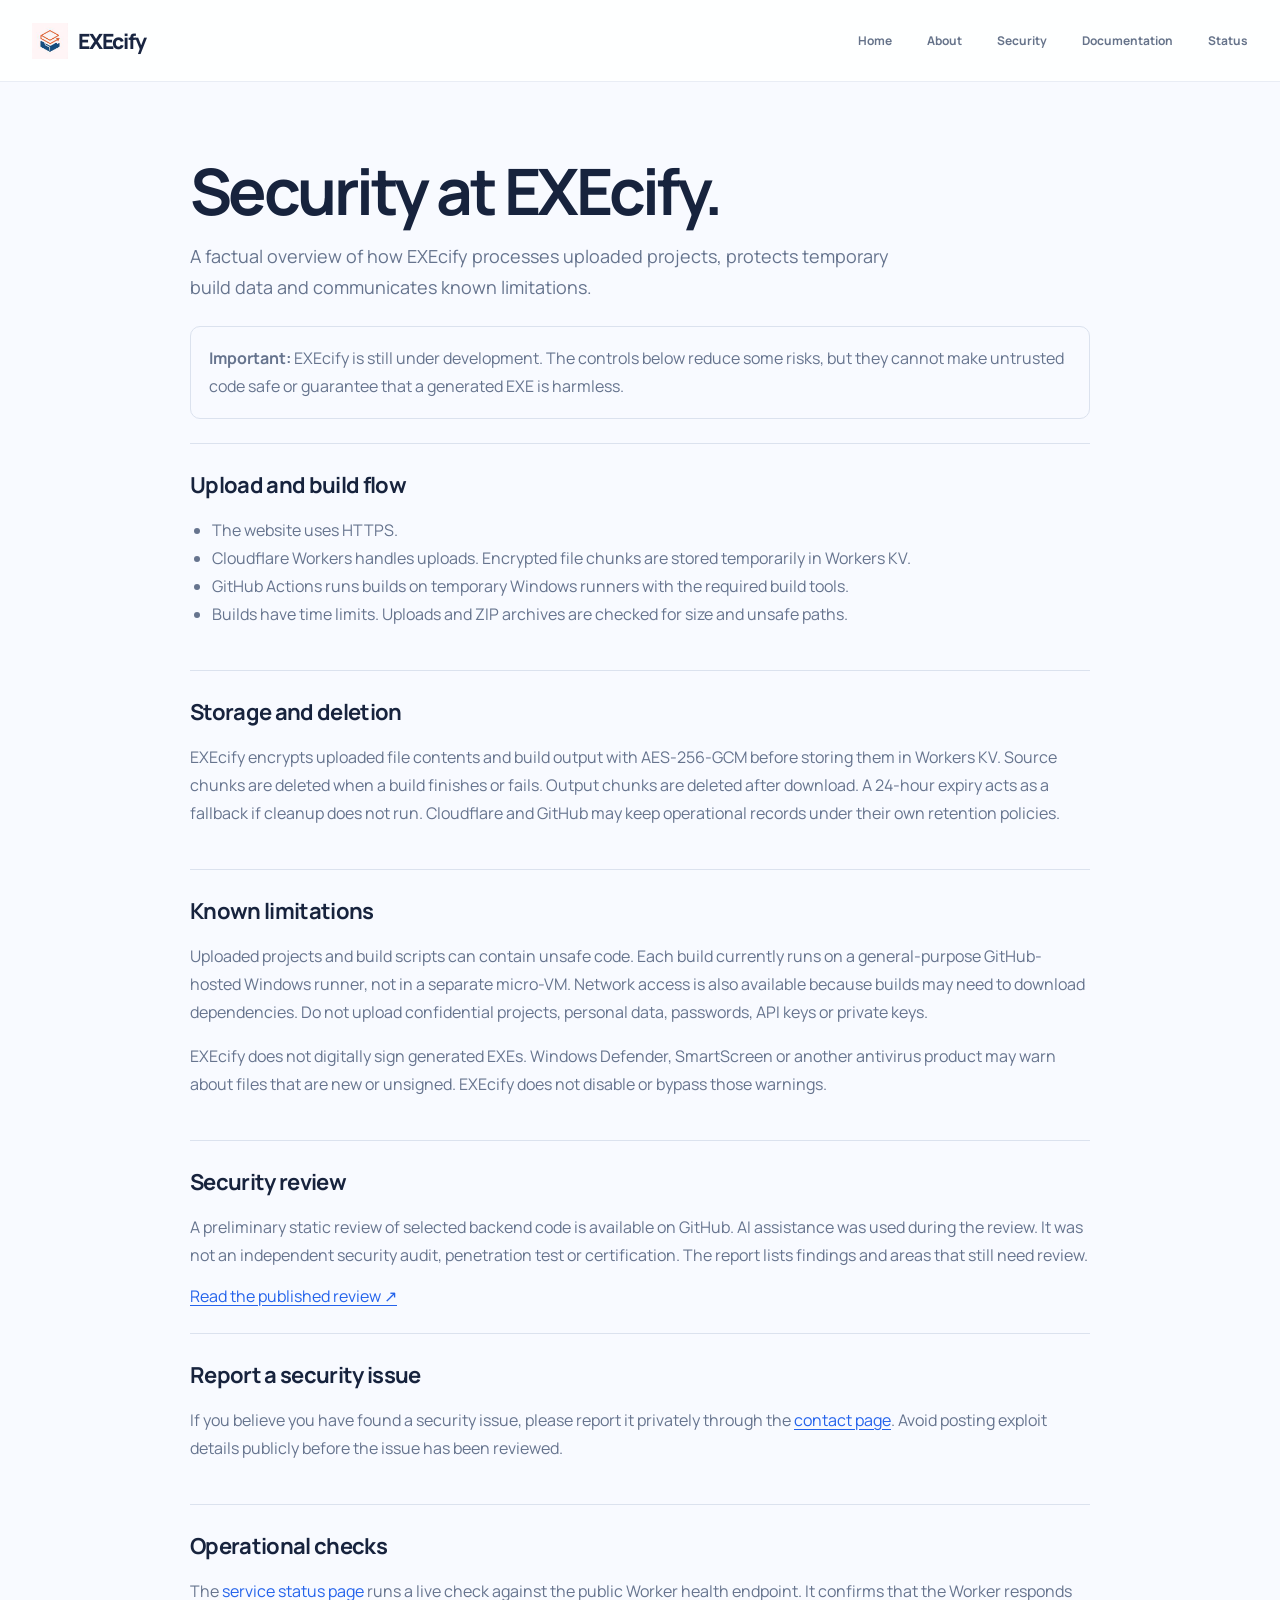
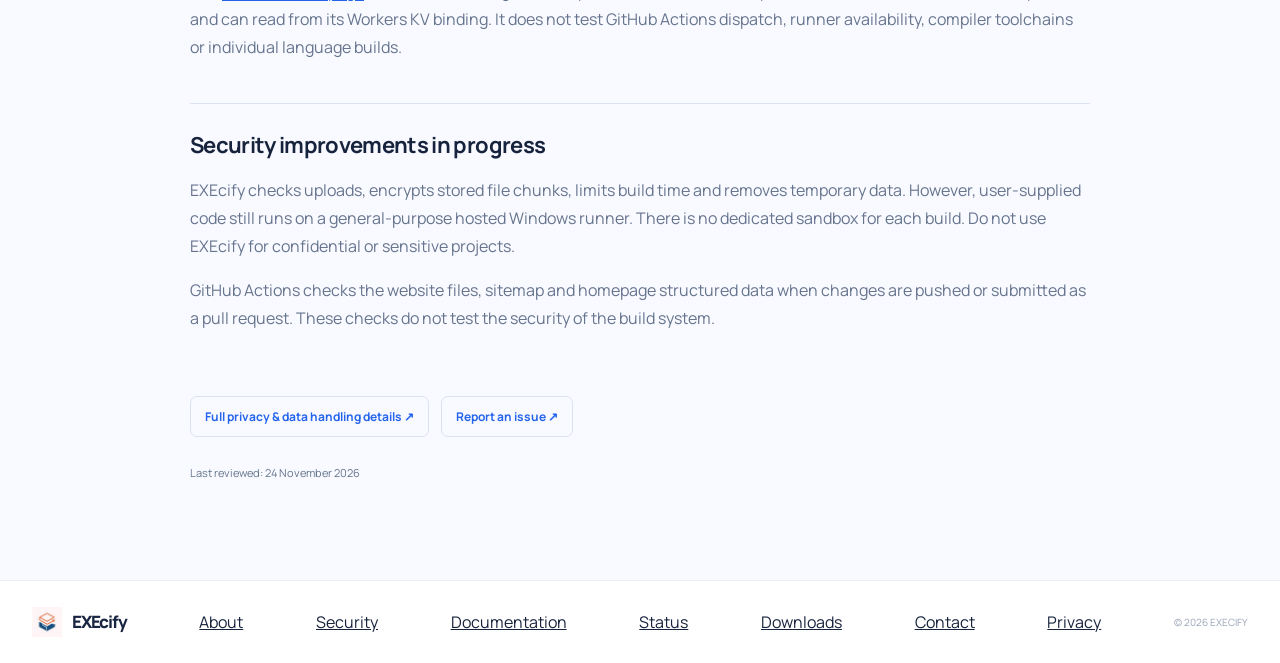
<file: security.html>
<!doctype html>
<html lang="en">
<head>
  <meta charset="utf-8">
  <meta name="viewport" content="width=device-width,initial-scale=1">
  <meta name="theme-color" content="#f8faff">
  <meta name="description" content="This page explains how EXEcify handles project uploads, stores temporary build data and what the current setup does not protect against.">
  <title>Security at EXEcify — EXEcify</title>
  <link rel="icon" href="./static/execify-logo.svg" type="image/svg+xml">
  <link rel="preconnect" href="https://fonts.googleapis.com">
  <link rel="preconnect" href="https://fonts.gstatic.com" crossorigin>
  <link href="https://fonts.googleapis.com/css2?family=DM+Mono:wght@400;500&family=Manrope:wght@400;500;600;700;800&display=swap" rel="stylesheet">
  <link rel="stylesheet" href="./static/style.css?v=20">
  <style>
    .info-wrap{width:min(900px,calc(100% - 40px));margin:76px auto 100px}
    .info-kicker{font:500 11px 'DM Mono',monospace;letter-spacing:.13em;color:#64748b;text-transform:uppercase}
    .info-wrap h1{font-size:clamp(38px,6vw,64px);letter-spacing:-.055em;line-height:1.02;margin:18px 0}
    .info-lead{font-size:18px;line-height:1.7;max-width:740px;color:var(--muted,#64748b)}
    .info-section{border-top:1px solid var(--border,#dbe2ee);padding:26px 0}
    .info-section h2{font-size:22px;margin:0 0 12px;letter-spacing:-.03em}
    .info-section p,.info-section li{line-height:1.75;color:var(--muted,#64748b)}
    .info-section ul{padding-left:22px}
    .info-note{padding:18px;border:1px solid var(--border,#dbe2ee);border-radius:10px;margin:24px 0;line-height:1.7;color:var(--muted,#64748b)}
    .info-wrap a{color:var(--accent,#2463eb);text-decoration:underline;text-underline-offset:3px}
    .info-date{font:11px 'DM Mono',monospace;color:#64748b;margin-top:28px}
    .info-links{display:flex;flex-wrap:wrap;gap:12px;margin-top:22px}
    .info-links a{display:inline-block;padding:11px 14px;border:1px solid var(--border,#dbe2ee);border-radius:7px;text-decoration:none;font-size:12px;font-weight:700}
  </style>
</head>
<body>
  <header class="site-header"><div class="header-inner">
    <a class="brand" href="./"><img class="brand-logo" src="./static/execify-logo.svg" alt=""><span>EXEcify</span></a>
    <nav class="main-nav" aria-label="Main navigation"><a href="./">Home</a><a href="./about.html">About</a><a href="./security.html">Security</a><a href="./docs.html">Documentation</a><a href="./status.html">Status</a></nav>
  </div></header>
  <main class="info-wrap">
    <div class="info-kicker">SECURITY / TRANSPARENCY</div>
    <h1>Security at EXEcify.</h1>
    <p class="info-lead">A factual overview of how EXEcify processes uploaded projects, protects temporary build data and communicates known limitations.</p>
    
<div class="info-note"><strong>Important:</strong> EXEcify is still under development. The controls below reduce some risks, but they cannot make untrusted code safe or guarantee that a generated EXE is harmless.</div>
<section class="info-section"><h2>Upload and build flow</h2><ul><li>The website uses HTTPS.</li><li>Cloudflare Workers handles uploads. Encrypted file chunks are stored temporarily in Workers KV.</li><li>GitHub Actions runs builds on temporary Windows runners with the required build tools.</li><li>Builds have time limits. Uploads and ZIP archives are checked for size and unsafe paths.</li></ul></section>
<section class="info-section"><h2>Storage and deletion</h2><p>EXEcify encrypts uploaded file contents and build output with AES-256-GCM before storing them in Workers KV. Source chunks are deleted when a build finishes or fails. Output chunks are deleted after download. A 24-hour expiry acts as a fallback if cleanup does not run. Cloudflare and GitHub may keep operational records under their own retention policies.</p></section>
<section class="info-section"><h2>Known limitations</h2><p>Uploaded projects and build scripts can contain unsafe code. Each build currently runs on a general-purpose GitHub-hosted Windows runner, not in a separate micro-VM. Network access is also available because builds may need to download dependencies. Do not upload confidential projects, personal data, passwords, API keys or private keys.</p><p>EXEcify does not digitally sign generated EXEs. Windows Defender, SmartScreen or another antivirus product may warn about files that are new or unsigned. EXEcify does not disable or bypass those warnings.</p></section>
<section class="info-section"><h2>Security review</h2><p>A preliminary static review of selected backend code is available on GitHub. AI assistance was used during the review. It was not an independent security audit, penetration test or certification. The report lists findings and areas that still need review.</p><a href="https://github.com/martgeluk11-dev/PY2EXEONLINE/blob/main/SECURITY_REVIEW.md">Read the published review ↗</a></section>
<section class="info-section"><h2>Report a security issue</h2><p>If you believe you have found a security issue, please report it privately through the <a href="./contact.html">contact page</a>. Avoid posting exploit details publicly before the issue has been reviewed.</p></section>

<section class="info-section"><h2>Operational checks</h2><p>The <a href="./status.html">service status page</a> runs a live check against the public Worker health endpoint. It confirms that the Worker responds and can read from its Workers KV binding. It does not test GitHub Actions dispatch, runner availability, compiler toolchains or individual language builds.</p></section>
<section class="info-section"><h2>Security improvements in progress</h2><p>EXEcify checks uploads, encrypts stored file chunks, limits build time and removes temporary data. However, user-supplied code still runs on a general-purpose hosted Windows runner. There is no dedicated sandbox for each build. Do not use EXEcify for confidential or sensitive projects.</p><p>GitHub Actions checks the website files, sitemap and homepage structured data when changes are pushed or submitted as a pull request. These checks do not test the security of the build system.</p></section>
<div class="info-links"><a href="./privacy.html">Full privacy & data handling details ↗</a><a href="./contact.html">Report an issue ↗</a></div>
<p class="info-date">Last reviewed: 24 November 2026</p>
  </main>
  <footer class="site-footer"><div class="footer-inner">
    <a class="brand footer-brand" href="./"><img class="brand-logo" src="./static/execify-logo.svg" alt=""><span>EXEcify</span></a>
    <a href="./about.html">About</a><a href="./security.html">Security</a><a href="./docs.html">Documentation</a><a href="./status.html">Status</a><a href="./downloads.html">Downloads</a><a href="./contact.html">Contact</a><a href="./privacy.html">Privacy</a>
    <span>© 2026 EXECIFY</span>
  </div></footer>
</body>
</html>
</file>
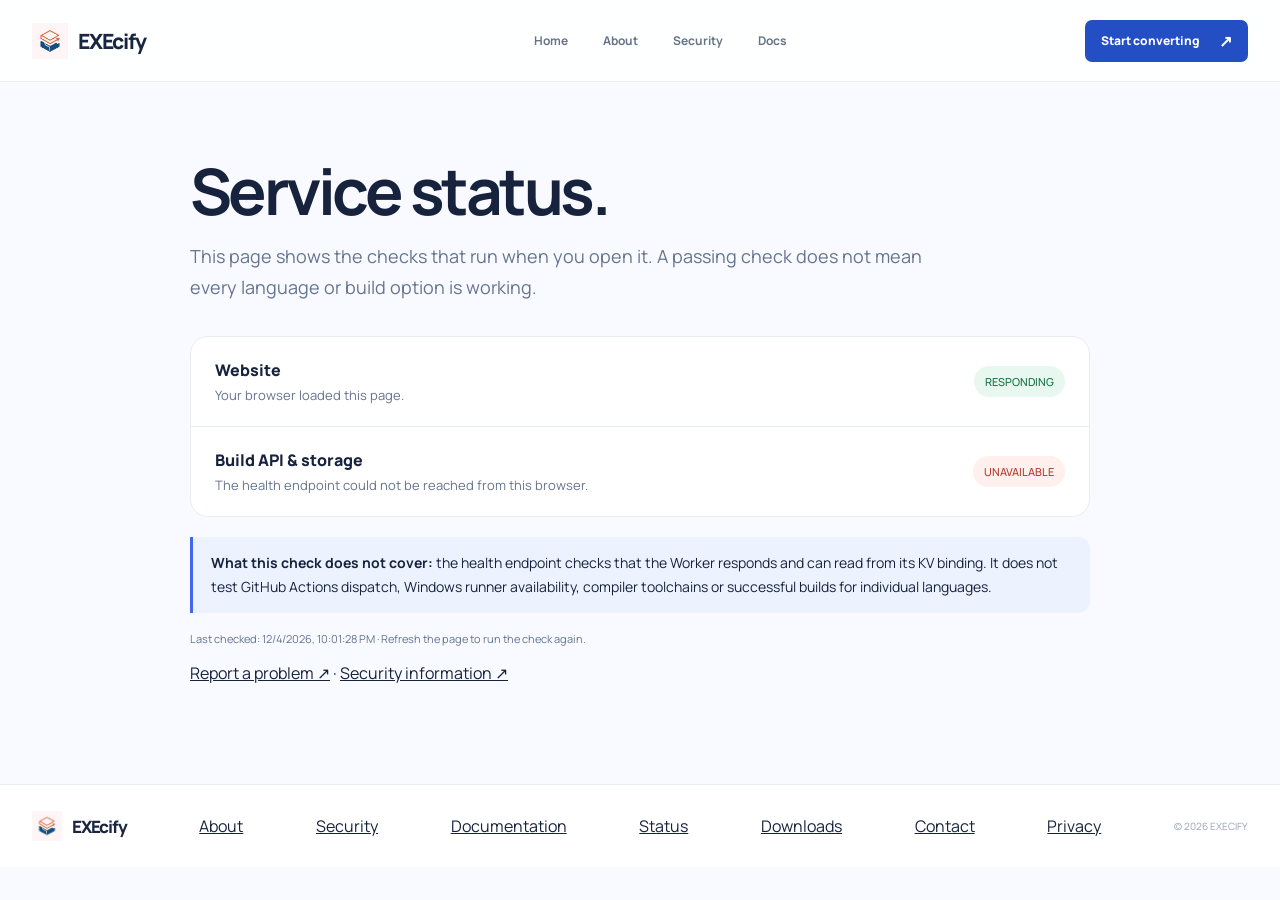
<file: status.html>
<!doctype html>
<html lang="en">
<head>
  <meta charset="utf-8">
  <meta name="viewport" content="width=device-width,initial-scale=1">
  <meta name="theme-color" content="#f8faff">
  <meta name="description" content="Live checks for the EXEcify website and build API, with clear information about what each check covers.">
  <link rel="canonical" href="https://martgeluk11-dev.github.io/status.html">
  <title>Service status — EXEcify</title>
  <link rel="icon" href="./static/execify-logo.svg" type="image/svg+xml">
  <link rel="preconnect" href="https://fonts.googleapis.com">
  <link rel="preconnect" href="https://fonts.gstatic.com" crossorigin>
  <link href="https://fonts.googleapis.com/css2?family=DM+Mono:wght@400;500&family=Manrope:wght@400;500;600;700;800&display=swap" rel="stylesheet">
  <link rel="stylesheet" href="./static/style.css?v=20">
  <style>
    .status-wrap{width:min(900px,calc(100% - 40px));margin:76px auto 100px}
    .status-kicker{font:500 11px 'DM Mono',monospace;letter-spacing:.13em;color:#64748b;text-transform:uppercase}
    .status-wrap h1{font-size:clamp(38px,6vw,64px);letter-spacing:-.055em;line-height:1.02;margin:18px 0}
    .status-lead{font-size:18px;line-height:1.7;max-width:740px;color:var(--muted,#64748b)}
    .status-card{margin:34px 0 20px;border:1px solid var(--line);border-radius:18px;background:var(--white);overflow:hidden}
    .status-row{display:flex;align-items:center;justify-content:space-between;gap:20px;padding:22px 24px;border-bottom:1px solid var(--line)}
    .status-row:last-child{border-bottom:0}.status-name{font-weight:800}.status-detail{font-size:13px;color:var(--muted);margin-top:5px}
    .status-pill{font:500 11px 'DM Mono',monospace;padding:8px 11px;border-radius:99px;background:#edf2f7;color:#526174;white-space:nowrap}
    .status-pill.ok{background:#e8f7ef;color:#167447}.status-pill.bad{background:#fff0ed;color:#b33c2b}
    .status-note{border-left:3px solid var(--blue);padding:14px 18px;background:var(--blue-pale);border-radius:0 12px 12px 0;color:var(--ink);line-height:1.7;font-size:14px}
    .status-meta{font:11px 'DM Mono',monospace;color:var(--muted);margin-top:18px}
    @media(max-width:600px){.status-row{padding:18px;align-items:flex-start}.status-wrap{margin-top:48px}}
  </style>
</head>
<body>
  <header class="site-header"><div class="header-inner">
    <a class="brand" href="./"><img class="brand-logo" src="./static/execify-logo.svg" alt="EXEcify logo"><span>EXEcify</span></a>
    <nav class="main-nav" aria-label="Main navigation"><a href="./">Home</a><a href="./about.html">About</a><a href="./security.html">Security</a><a href="./docs.html">Docs</a></nav>
    <a class="header-cta" href="./#builder">Start converting <span>↗</span></a>
  </div></header>
  <main class="status-wrap">
    <div class="status-kicker">OPERATIONS / LIVE CHECKS</div>
    <h1>Service status.</h1>
    <p class="status-lead">This page shows the checks that run when you open it. A passing check does not mean every language or build option is working.</p>
    <div class="status-card" aria-live="polite">
      <div class="status-row"><div><div class="status-name">Website</div><div class="status-detail">Your browser loaded this page.</div></div><span class="status-pill ok">RESPONDING</span></div>
      <div class="status-row"><div><div class="status-name">Build API & storage</div><div class="status-detail" id="api-detail">Checking the public health endpoint…</div></div><span class="status-pill" id="api-status">CHECKING</span></div>
    </div>
    <div class="status-note"><strong>What this check does not cover:</strong> the health endpoint checks that the Worker responds and can read from its KV binding. It does not test GitHub Actions dispatch, Windows runner availability, compiler toolchains or successful builds for individual languages.</div>
    <p class="status-meta" id="checked-at">Last checked: checking…</p>
    <p><a href="./contact.html">Report a problem ↗</a> · <a href="./security.html">Security information ↗</a></p>
  </main>
  <footer class="site-footer"><div class="footer-inner">
    <a class="brand footer-brand" href="./"><img class="brand-logo" src="./static/execify-logo.svg" alt=""><span>EXEcify</span></a>
    <a href="./about.html">About</a><a href="./security.html">Security</a><a href="./docs.html">Documentation</a><a href="./status.html">Status</a><a href="./downloads.html">Downloads</a><a href="./contact.html">Contact</a><a href="./privacy.html">Privacy</a><span>© 2026 EXECIFY</span>
  </div></footer>
  <script>
    (async function(){
      const pill=document.getElementById('api-status');
      const detail=document.getElementById('api-detail');
      const stamp=document.getElementById('checked-at');
      const now=new Date();
      try{
        const response=await fetch('https://py2exe-online.martgeluk11.workers.dev/health',{cache:'no-store',headers:{'Accept':'application/json'}});
        const data=await response.json();
        if(response.ok&&data.status==='ok'){
          pill.textContent='RESPONDING';pill.classList.add('ok');
          detail.textContent='Worker responded and the KV storage binding answered a read check.';
        }else{
          pill.textContent='DEGRADED';pill.classList.add('bad');
          detail.textContent='The health check returned an unavailable status.';
        }
      }catch(error){
        pill.textContent='UNAVAILABLE';pill.classList.add('bad');
        detail.textContent='The health endpoint could not be reached from this browser.';
      }
      stamp.textContent='Last checked: '+now.toLocaleString()+' · Refresh the page to run the check again.';
    })();
  </script>
</body>
</html>
</file>
<file: static/style.css>
:root{
  color-scheme:light;
  --ink:#17233d;--muted:#66748e;--blue:#4267ee;--blue-dark:#3154d8;--blue-pale:#edf2ff;
  --line:#e7ecf5;--paper:#f8faff;--white:#fff;--navy:#1c2a4c;
  --display:"Manrope",Arial,sans-serif;--mono:"DM Mono",monospace;
}
*{box-sizing:border-box}
html{scroll-behavior:smooth;scroll-padding-top:92px}
body{margin:0;background:var(--paper);color:var(--ink);font-family:var(--display);min-height:100vh;overflow-x:hidden}
button,input,select{font:inherit}button{color:inherit}a{color:inherit}
.site-header{height:82px;position:relative;z-index:5;background:#ffffffed;border-bottom:1px solid #e9edf5}
.header-inner,.footer-inner{width:min(1240px,calc(100% - 64px));height:100%;margin:auto;display:flex;align-items:center;justify-content:space-between}
.brand{display:inline-flex;align-items:center;gap:10px;text-decoration:none;font-size:21px;font-weight:800;letter-spacing:-1.2px;color:#192541}
.brand-period{color:var(--blue)}
.brand-logo{width:36px;height:36px;display:block;object-fit:contain;flex:0 0 auto}
.main-nav{display:flex;gap:35px;margin-left:90px}
.main-nav a{text-decoration:none;color:#66738a;font-size:12px;font-weight:700;transition:color .2s}.main-nav a:hover{color:var(--blue)}
.header-cta{height:42px;padding:0 16px;display:flex;align-items:center;gap:20px;text-decoration:none;background:var(--blue);color:#fff;border-radius:7px;font-size:11px;font-weight:800;box-shadow:0 5px 13px #4267ee27;transition:background .2s,transform .2s}
.header-cta span{font-size:16px;color:#dbe4ff}.header-cta:hover,.primary-cta:hover,.closing-cta:hover{background:var(--blue-dark);transform:translateY(-2px)}
.hero{position:relative;background:#fff;overflow:hidden}
.hero-inner{width:min(1240px,calc(100% - 64px));min-height:0;margin:auto;display:grid;grid-template-columns:1fr 1fr;align-items:center;gap:50px;padding:30px 0 10px}
.hero-copy{padding:0 0 14px;position:relative;z-index:2}
.hero-kicker,.section-kicker,.hero-caption,.hero-edge,.visual-top-label,.visual-bottom,.code-card-foot,.exe-app-meta,.visual-sticker,.closing-kicker,.site-footer .footer-inner>span{font-family:var(--mono);letter-spacing:.75px}
.hero-kicker{display:flex;align-items:center;gap:10px;color:#77849b;font-size:10px}
.kicker-dot{width:7px;height:7px;background:#37bd91;border-radius:50%;box-shadow:0 0 0 4px #37bd911a}
.hero h1{margin:24px 0 20px;font-size:clamp(59px,6.5vw,86px);line-height:.99;letter-spacing:-.035em;font-weight:800;color:#182541}
.hero h1 span{color:var(--blue)}
.hero-lead{max-width:480px;color:#68758d;font-size:15px;line-height:1.85;margin:0}
.hero-actions{display:flex;align-items:center;gap:21px;margin-top:30px;flex-wrap:wrap}
.primary-cta{position:relative;display:inline-flex;align-items:center;justify-content:space-between;gap:34px;min-width:218px;min-height:60px;padding:10px 12px 10px 23px;background:linear-gradient(115deg,#315ce8 0%,#5278f4 100%);color:#fff;text-decoration:none;font-size:14px;font-weight:800;letter-spacing:-.01em;border:1px solid #6d8bff;border-radius:10px;box-shadow:0 10px 24px #4267ee38, inset 0 1px 0 #ffffff30;transition:transform .22s ease,box-shadow .22s ease,filter .22s ease}
.primary-cta span{width:38px;height:38px;display:grid;place-items:center;flex:none;border-radius:7px;background:#ffffff20;border:1px solid #ffffff30;color:#fff;font-size:20px;line-height:1;transition:transform .22s ease,background .22s ease}
.primary-cta:hover{background:linear-gradient(115deg,#284fd5 0%,#456bea 100%);transform:translateY(-3px);filter:saturate(1.08);box-shadow:0 15px 30px #4267ee48,inset 0 1px 0 #ffffff38}
.primary-cta:hover span{transform:translate(2px,-2px);background:#ffffff2b}
.primary-cta:focus-visible{outline:3px solid #9bb2ff;outline-offset:4px}
.hero-caption{font-size:8px;color:#98a3b5;line-height:1.5}
.hero-trust{display:flex;gap:24px;margin-top:52px;padding-top:20px;border-top:1px solid #edf0f5}
.trust-item{display:flex;align-items:center;gap:9px;min-width:0}
.trust-icon{width:29px;height:29px;display:grid;place-items:center;flex:none;background:#edf2ff;color:var(--blue);font-size:15px;border-radius:8px}
.trust-item b,.trust-item small{display:block}.trust-item b{font-size:10px;font-weight:800;color:#394762}.trust-item small{font-size:9px;color:#99a4b5;margin-top:3px}
.hero-visual{height:445px;position:relative;isolation:isolate;overflow:hidden;border-radius:22px;background:linear-gradient(140deg,#e9efff 0%,#dce6ff 55%,#eff3ff 100%);border:1px solid #dbe5ff}
.visual-glow{position:absolute;width:350px;height:350px;right:-90px;top:-145px;border-radius:50%;background:#fff8;filter:blur(1px);z-index:-1}
.visual-orbit{position:absolute;border:1px solid #ffffffa8;border-radius:50%;z-index:-1}
.orbit-a{width:570px;height:220px;left:-90px;top:112px;transform:rotate(-27deg)}
.orbit-b{width:470px;height:330px;left:10px;top:50px;transform:rotate(38deg)}
.visual-top-label{position:absolute;top:24px;left:27px;right:27px;display:flex;justify-content:space-between;color:#8494bc;font-size:8px}
.visual-code-card{position:absolute;left:9%;top:111px;width:205px;height:225px;background:#fff;border:1px solid #e1e7f4;border-radius:12px;box-shadow:0 24px 50px #314a8a24;transform:rotate(-5deg);padding:0 15px}
.code-card-head{height:44px;display:flex;align-items:center;gap:9px;border-bottom:1px solid #edf0f6;font:10px var(--mono);color:#68768e}
.code-file-icon{width:22px;height:22px;display:grid;place-items:center;background:#eaf0ff;color:var(--blue);font:700 9px var(--mono);border-radius:5px}
.code-dots{margin-left:auto;color:#b6c1d5;letter-spacing:2px}
.code-lines{padding-top:25px;display:flex;flex-direction:column;gap:11px}
.code-lines i{height:5px;width:65%;background:#d9e0ed;border-radius:8px;display:block}
.code-lines .code-purple{width:44%;background:#a8a0ed}.code-lines .code-long{width:89%}.code-lines .code-short{width:55%;background:#93aaf4}.code-lines .code-blue{width:73%;background:#b3c4f8}.code-lines .code-medium{width:62%}
.code-card-foot{position:absolute;left:15px;right:15px;bottom:14px;display:flex;justify-content:space-between;font-size:7px;color:#a2aec2}
.conversion-path{position:absolute;left:calc(50% - 20px);top:205px;width:95px;display:flex;align-items:center;justify-content:center;gap:0;color:var(--blue)}
.conversion-path span{height:1px;flex:1;background:#91a9f7}.conversion-path b{width:31px;height:31px;display:grid;place-items:center;background:var(--blue);color:white;border-radius:50%;font-size:17px;box-shadow:0 5px 13px #4267ee55}
.visual-exe-card{position:absolute;right:8%;top:143px;width:204px;height:176px;background:#fff;border:1px solid #e1e7f4;border-radius:12px;box-shadow:0 24px 50px #314a8a24;transform:rotate(4deg);overflow:hidden}
.exe-window-bar{height:31px;display:flex;align-items:center;gap:4px;padding:0 10px;border-bottom:1px solid #edf0f6}
.exe-window-bar i{width:6px;height:6px;border-radius:50%;background:#c7d0df}.exe-window-bar span{margin-left:auto;font:7px var(--mono);color:#9aa6ba}
.exe-app-icon{height:83px;display:grid;place-items:center}
.app-window{width:43px;height:43px;display:grid;grid-template-columns:repeat(2,1fr);gap:4px;padding:6px;background:#edf2ff;border:1px solid #dce5ff;border-radius:10px;transform:rotate(-7deg)}
.app-window i{background:#6685f1;border-radius:2px}.app-window i:nth-child(2),.app-window i:nth-child(3){background:#a9bafa}
.exe-app-name{text-align:center;font-size:11px;font-weight:800;color:#33425f}
.exe-app-meta{display:flex;justify-content:center;gap:7px;margin-top:7px;font-size:7px;color:#96a2b6}.exe-app-meta span{color:#2eaf81;font-size:10px}
.visual-sticker{position:absolute;display:flex;align-items:center;gap:6px;padding:9px 11px;background:#fff;border:1px solid #e1e8f7;border-radius:7px;box-shadow:0 8px 20px #344c8b18;font-size:8px;color:#687995}
.visual-sticker span{color:var(--blue);font-size:12px}.sticker-one{left:7%;bottom:58px}.sticker-two{right:7%;bottom:58px}
.visual-bottom{position:absolute;left:27px;right:27px;bottom:24px;display:flex;align-items:center;gap:12px;color:#8797bb;font-size:7px}
.visual-bottom-line{height:1px;flex:1;background:#b8c7ef}
.hero-edge{height:42px;display:flex;align-items:center;justify-content:space-between;padding:0 max(32px,calc((100% - 1240px)/2));background:#f8faff;border-top:1px solid #eef1f7;color:#9aa5b8;font-size:8px}
.builder-section{padding:54px 0 44px;background:#f5f7fc}
.section-wrap{width:min(1120px,calc(100% - 64px));margin:auto}
.builder-intro{display:grid;grid-template-columns:1fr 1fr;align-items:end;gap:30px;margin-bottom:26px}
.section-kicker{display:flex;align-items:center;gap:11px;font-size:9px;color:#8794aa}
.section-kicker>span{width:24px;height:24px;display:grid;place-items:center;background:#e9efff;color:var(--blue);border-radius:6px}
.builder-intro h2,.how-heading h2,.features-copy h2{font-size:clamp(42px,5vw,61px);line-height:1.03;letter-spacing:-.025em;margin:17px 0 0;color:#1b2946}
.builder-intro h2 span,.how-heading h2 span,.features-copy h2 span{color:var(--blue)}
.builder-intro>p{max-width:340px;margin:0 0 7px;color:#748198;font-size:13px;line-height:1.8}
.builder{display:grid;grid-template-columns:minmax(0,1.08fr) minmax(350px,.92fr);background:#fff;border:1px solid #e3e9f3;border-radius:17px;overflow:hidden;box-shadow:0 24px 65px #23385f0c}
.builder-main{padding:38px 39px 34px;border-right:1px solid #edf0f6}
.settings-column{padding:38px 37px 29px;background:#fbfcff}
.builder-step{display:flex;align-items:flex-start;gap:13px}
.step-number{width:32px;height:32px;flex:none;display:grid;place-items:center;background:#edf2ff;color:var(--blue);font:10px var(--mono);border-radius:8px}
.step-copy h3{font-size:16px;letter-spacing:-.5px;margin:0 0 5px;font-weight:800;color:#202e4a}
.step-copy p{font-size:11px;color:#8490a5;margin:0;line-height:1.65}
.drop{position:relative;min-height:270px;margin-top:26px;border:1.5px dashed #aebff2;background:linear-gradient(145deg,#f8faff,#f0f4ff);display:flex;align-items:center;justify-content:center;flex-direction:column;text-align:center;border-radius:13px;transition:background .2s,border-color .2s,transform .2s}
.drop.over{border-color:var(--blue);background:#eaf0ff;transform:scale(1.005)}
.drop>#files{position:absolute;inset:0;width:100%;height:100%;opacity:0;cursor:pointer;z-index:1}
.upload-illustration{width:62px;height:56px;position:relative;margin-bottom:17px;display:grid;place-items:center}
.upload-cloud{width:54px;height:47px;display:grid;place-items:center;background:#e3ebff;color:var(--blue);font-size:25px;border-radius:14px 14px 10px 10px;box-shadow:0 5px 12px #4267ee14}
.upload-file{position:absolute;right:-4px;bottom:-4px;padding:4px 5px;background:#fff;border:1px solid #dce5fb;color:var(--blue);font:8px var(--mono);border-radius:4px}
.drop>b{font-size:15px;letter-spacing:-.4px;color:#263653}
.drop p{font-size:11px;color:#8995a9;margin:7px 0 14px}
.drop p label{color:var(--blue);font-weight:800;text-decoration:underline;text-underline-offset:3px;cursor:pointer;position:relative;z-index:2}
.folder-button{position:relative;z-index:2;background:#fff;border:1px solid #dce4f3;color:#344568;padding:10px 13px;font-size:10px;font-weight:800;cursor:pointer;border-radius:6px;transition:background .2s,border-color .2s}
.folder-button:hover{background:#f0f4ff;border-color:#aebff2}.folder-button span{color:var(--blue);margin-left:17px}
.drop>small{font:8px var(--mono);letter-spacing:.55px;color:#a0abc0;margin-top:17px}
.file-summary{margin-top:14px;padding:14px;border:1px solid #e4eaf5;background:#fbfcff;border-radius:9px}
.summary-top{display:flex;justify-content:space-between;align-items:center;font:10px var(--mono);margin-bottom:9px}
.summary-top button{border:0;background:none;color:var(--blue);font:9px var(--mono);cursor:pointer}.summary-top button span{font-size:15px;margin-left:4px}
.file-list{max-height:150px;overflow:auto}.file-row{display:flex;justify-content:space-between;gap:12px;padding:8px 0;border-top:1px solid #edf0f6;font:9px var(--mono);color:#586780}
.file-row span:first-child{overflow:hidden;text-overflow:ellipsis;white-space:nowrap}.file-row span:last-child{white-space:nowrap;color:#9aa6ba}
.field{margin-top:24px}.field>label{display:flex;align-items:center;gap:8px;color:#6d7a91;margin-bottom:9px;font:9px var(--mono);letter-spacing:.65px}
.field-index{color:var(--blue)}.field>label em{font-style:normal;color:#9ba8ba;font-size:8px;margin-left:auto}
.field input:not([type=file]),.field select{width:100%;height:45px;border:1px solid #dfe6f1;background:#fff;color:var(--ink);padding:0 12px;border-radius:6px;outline:none;font:11px var(--mono)}
.field input:focus,.field select:focus{border-color:#7e98f0;box-shadow:0 0 0 3px #4263eb16}.field select:disabled{color:#9a9eaa}
.field>small{display:block;color:#929eb1;font-size:10px;line-height:1.5;margin-top:8px}
.settings-heading{display:flex;justify-content:space-between;align-items:flex-start}
.settings-tag{font:8px var(--mono);letter-spacing:.7px;color:#8290a6;border:1px solid #e2e8f2;padding:6px 8px;border-radius:5px}
.settings-column .field{margin-top:21px}
.segments{display:grid;grid-template-columns:1fr 1fr;gap:8px}
.segments button{position:relative;min-height:73px;border:1px solid #e1e8f3;background:#fff;color:var(--ink);text-align:left;padding:11px 9px 9px 40px;cursor:pointer;border-radius:8px;transition:border-color .2s,background .2s}
.segments button:hover{border-color:#a9baf1}.segments button.selected{background:#f1f4ff;border-color:#8da4f4;box-shadow:inset 0 0 0 1px #8da4f4}
.segments button b,.segments button small{display:block}.segments button b{font-size:10px;font-weight:800}.segments button small{font-size:9px;color:#8a96aa;margin-top:5px}
.format-icon{position:absolute;left:11px;top:13px;width:20px;height:20px;display:grid;place-items:center;background:#edf2ff;color:var(--blue);font-size:14px;border-radius:5px}
.toggle{height:45px;border:1px solid #e1e8f3;display:flex;align-items:center;justify-content:space-between;padding:0 11px;font-size:10px;background:#fff;border-radius:6px}
.switch{position:relative;width:34px;height:18px;flex:none}.switch input{position:absolute;opacity:0;width:1px;height:1px}
.switch i{position:absolute;inset:0;border-radius:20px;background:#d5dce8;cursor:pointer;transition:.2s}
.switch i:before{content:"";position:absolute;left:3px;top:3px;width:12px;height:12px;border-radius:50%;background:#fff;transition:.2s;box-shadow:0 1px 2px #0002}
.switch input:checked+i{background:var(--blue)}.switch input:checked+i:before{transform:translateX(16px)}
.switch input:focus-visible+i{outline:2px solid var(--blue);outline-offset:3px}
.icon-picker{height:45px;border:1px solid #e1e8f3;background:#fff;display:flex!important;align-items:center;padding:0 10px;gap:10px;cursor:pointer;letter-spacing:0!important;border-radius:6px}
.ico-badge{background:#edf2ff;color:var(--blue);padding:6px 7px;font:8px var(--mono);border-radius:4px}
.icon-picker b{font:10px var(--mono);font-weight:400;color:#566782;flex:1;overflow:hidden;text-overflow:ellipsis;white-space:nowrap}
.icon-picker input{display:none}.icon-browse{font:8px var(--mono);color:var(--blue);white-space:nowrap}
.security{margin-top:20px;padding-top:15px;border-top:1px solid #e9edf5}
.security-label{display:flex;align-items:center;gap:8px;color:#7d8aa0;margin-bottom:10px;font:8px var(--mono);letter-spacing:.7px}.security-label i{width:6px;height:6px;border-radius:50%;background:#26b47b;display:inline-block}
.cf-turnstile{min-height:0}
.build{width:100%;min-height:53px;margin-top:14px;padding:0 16px;display:flex;align-items:center;justify-content:space-between;background:var(--blue);border:1px solid var(--blue);color:#fff;font-size:11px;font-weight:800;cursor:pointer;border-radius:7px;box-shadow:0 7px 17px #4263eb28;transition:background .2s,transform .2s,border-color .2s}
.build:hover:not(:disabled){background:var(--blue-dark);border-color:var(--blue-dark);transform:translateY(-2px)}
.build:disabled{opacity:.48;cursor:not-allowed;box-shadow:none}.build b{font-size:20px;font-weight:500;color:#e2e9ff}
.status{font:10px var(--mono);line-height:1.65;white-space:pre-wrap;color:#267d60;margin-top:0}
.status:not(:empty){margin-top:12px}.status.error{color:#c03f56}
.progress{height:5px;background:#e7edf8;margin-top:10px;display:none;overflow:hidden;border-radius:6px}.progress.show{display:block}
.progress i{display:block;width:0;height:100%;background:var(--blue);border-radius:6px;transition:transform .35s cubic-bezier(.22,.8,.25,1)}
.builder-footnote{display:flex;align-items:center;gap:8px;margin-top:15px;color:#9aa5b7;font-size:9px}.builder-footnote span{color:#8ca3f3;font-size:14px}
.how-section{padding:103px 0 110px;background:#fff}
.how-heading{display:flex;justify-content:space-between;align-items:flex-end;margin-bottom:37px}
.how-heading h2{margin-top:16px}.how-heading>p{max-width:270px;color:#78859a;font-size:12px;line-height:1.8;margin:0 0 7px}
.steps-grid{display:grid;grid-template-columns:repeat(3,1fr);gap:15px}
.info-step{position:relative;min-height:235px;overflow:hidden;padding:24px 24px 22px;background:#f7f9fe;border:1px solid #e9edf6;border-radius:12px}
.info-step-top{display:flex;align-items:center;justify-content:space-between;color:#92a0b7;font:9px var(--mono)}
.info-step-symbol{width:34px;height:34px;display:grid;place-items:center;background:#eaf0ff;color:var(--blue);font:17px var(--display);border-radius:9px}
.info-step h3{margin:24px 0 8px;font-size:19px;letter-spacing:-.7px;color:#202e4a}
.info-step p{max-width:270px;margin:0;color:#7a879c;font-size:11px;line-height:1.8}
.step-decoration{position:absolute;right:19px;bottom:17px;display:flex;gap:5px;opacity:.6}
.step-decoration i{display:block;width:19px;height:19px;border:1px solid #c5d2f4;border-radius:5px}
.upload-deco i:nth-child(2){background:#e5ecff}.config-deco i:nth-child(2){background:#dce6ff}.config-deco i:nth-child(3){background:#9eb3f7}
.download-deco i{width:45px;height:24px;background:#e8eeff;border-color:#c5d2f4}
.features-section{padding:105px 0 112px;background:#f4f6fb}
.features-inner{display:grid;grid-template-columns:.8fr 1.2fr;gap:100px;align-items:start}
.features-copy h2{margin-top:17px}.features-copy>p{max-width:330px;margin:19px 0 0;color:#78859a;font-size:12px;line-height:1.9}
.feature-list{border-top:1px solid #dfe5ef}
.feature-row{min-height:108px;display:grid;grid-template-columns:38px 1fr 25px;gap:14px;align-items:center;border-bottom:1px solid #dfe5ef}
.feature-number{font:9px var(--mono);color:#8d9ab0}
.feature-row h3{font-size:14px;letter-spacing:-.3px;margin:0 0 5px;color:#263653}
.feature-row p{font-size:10px;line-height:1.7;color:#8793a7;margin:0;max-width:430px}
.feature-arrow{color:var(--blue);font-size:17px;text-align:right}
.closing-banner{padding:0;background:#23345e;overflow:hidden}
.closing-banner-inner{width:min(1120px,calc(100% - 64px));min-height:260px;margin:auto;display:flex;align-items:center;justify-content:space-between;position:relative}
.closing-kicker{font-size:8px;color:#a9b9e4;letter-spacing:1px}
.closing-banner h2{font-size:clamp(35px,4vw,49px);line-height:1.05;letter-spacing:-.07em;color:white;margin:15px 0 0}
.closing-cta{position:relative;z-index:2;display:flex;align-items:center;gap:28px;padding:15px 18px;background:var(--blue);color:#fff;text-decoration:none;border-radius:7px;font-size:11px;font-weight:800;transition:background .2s,transform .2s}
.closing-cta span{font-size:17px;color:#dce5ff}
.closing-watermark{position:absolute;right:160px;bottom:-100px;font-size:340px;font-weight:800;letter-spacing:-.12em;line-height:1;color:#ffffff08;pointer-events:none}
.closing-watermark span{color:#8ea5ff}
.site-footer{background:#fff;border-top:1px solid #e9edf5}
.footer-inner{min-height:82px}
.footer-brand{font-size:17px}.footer-brand .brand-logo{width:30px;height:30px}
.site-footer .footer-inner>span{font-size:7px;color:#9aa5b7}
@media(max-width:980px){
 .hero-inner{gap:25px;min-height:0}.hero-trust{gap:13px}.trust-item{gap:6px}.trust-item small{font-size:8px}
 .hero-visual{height:400px}.visual-code-card{left:6%;width:185px}.visual-exe-card{right:5%;width:180px}.conversion-path{left:calc(50% - 30px);width:70px}
 .builder{grid-template-columns:1fr}.builder-main{border-right:0;border-bottom:1px solid #edf0f6}.features-inner{gap:55px}
}
@media(max-width:700px){
 .site-header{height:70px}.header-inner,.footer-inner{width:calc(100% - 38px)}.brand{font-size:19px}.main-nav{display:none}.header-cta{height:38px;padding:0 12px;font-size:10px;gap:10px}
 .hero-inner{width:calc(100% - 40px);display:flex;flex-direction:column;align-items:stretch;gap:24px;padding:35px 0 10px}
 .hero h1{font-size:clamp(57px,12vw,78px);margin:21px 0 18px}.hero-lead{font-size:13px;max-width:440px}
 .hero-actions{margin-top:23px;gap:13px}.hero-trust{margin-top:30px;gap:0;justify-content:space-between}.trust-item{gap:6px}.trust-icon{width:25px;height:25px;font-size:12px}.trust-item b{font-size:9px}.trust-item small{font-size:7px}
 .hero-visual{height:330px;width:100%;border-radius:16px}.visual-code-card{top:76px;left:7%;width:38%;height:180px;padding:0 11px}.visual-exe-card{top:103px;right:6%;width:38%;height:145px}.conversion-path{top:159px;width:55px;left:calc(50% - 27px)}.conversion-path b{width:25px;height:25px;font-size:14px}
 .code-card-head{height:36px;font-size:8px}.code-file-icon{width:18px;height:18px}.code-lines{padding-top:19px;gap:9px}.code-lines i{height:4px}.code-card-foot{font-size:6px}
 .exe-window-bar{height:26px}.exe-app-icon{height:64px}.app-window{width:35px;height:35px}.exe-app-name{font-size:9px}.exe-app-meta{font-size:6px}
 .visual-sticker{font-size:7px;padding:7px 8px}.sticker-one{left:5%;bottom:44px}.sticker-two{right:5%;bottom:44px}.visual-bottom{left:17px;right:17px;bottom:17px;font-size:6px}.visual-top-label{left:17px;right:17px;top:16px;font-size:7px}
 .hero-edge{height:38px;padding:0 20px;font-size:7px}
 .section-wrap{width:calc(100% - 40px)}.builder-section{padding:42px 0 38px}.how-section,.features-section{padding:72px 0}
 .builder-intro{display:block;margin-bottom:25px}.builder-intro h2,.how-heading h2,.features-copy h2{font-size:45px}.builder-intro>p{margin-top:14px;font-size:12px}
 .builder-main,.settings-column{padding:25px 21px}.drop{min-height:245px}
 .how-heading{display:block;margin-bottom:25px}.how-heading>p{margin-top:15px}.steps-grid{grid-template-columns:1fr;gap:10px}.info-step{min-height:185px;padding:20px}.info-step h3{margin-top:17px}
 .features-inner{grid-template-columns:1fr;gap:30px}.feature-row{min-height:100px;grid-template-columns:28px 1fr 20px;gap:10px}.feature-row h3{font-size:12px}.feature-row p{font-size:9px}
 .closing-banner-inner{width:calc(100% - 40px);min-height:235px;align-items:flex-start;justify-content:center;flex-direction:column;gap:23px}.closing-banner h2{font-size:39px}.closing-cta{padding:13px 16px}.closing-watermark{font-size:230px;right:-15px;bottom:-65px}
 .footer-inner{min-height:75px;gap:12px;flex-wrap:wrap}.site-footer .footer-inner>span:nth-child(2){display:none}.site-footer .footer-inner>span{font-size:6px}
}
@media(max-width:390px){
 .hero-inner{width:calc(100% - 32px)}.hero h1{font-size:54px}.hero-trust{gap:6px}.trust-item small{font-size:6px}
 .hero-visual{height:290px}.visual-code-card{top:72px;height:160px}.visual-exe-card{top:94px;height:132px}.conversion-path{top:145px}
 .builder-main,.settings-column{padding:22px 16px}.section-wrap{width:calc(100% - 32px)}
 .builder-intro h2,.how-heading h2,.features-copy h2{font-size:40px}.segments button{padding-left:37px}
}
@media(prefers-reduced-motion:reduce){*,*:before,*:after{scroll-behavior:auto!important;animation-duration:.01ms!important;animation-iteration-count:1!important;transition-duration:.01ms!important}}


/* How the remote Windows build works */
.build-explainer{max-width:850px;margin:28px auto 0;padding:23px 26px;background:#f7f9fe;border:1px solid #e9edf6;border-radius:12px}
.build-explainer-label{display:flex;align-items:center;gap:9px;margin-bottom:11px;color:#52627d;font:9px var(--mono);letter-spacing:1.1px}
.build-explainer-label span{width:7px;height:7px;border-radius:50%;background:var(--blue)}
.build-explainer p{margin:0;color:#687790;font-size:12px;line-height:1.9}
.build-explainer code{padding:2px 5px;background:#eaf0ff;border-radius:4px;color:#315fc4;font:11px var(--mono)}
@media(max-width:600px){.build-explainer{margin-top:18px;padding:19px}}


/* Automatic system light/dark appearance */
@media (prefers-color-scheme: dark) {
  :root {
    color-scheme: dark;
    --ink:#edf2ff;--muted:#a5b1c8;--blue:#829bff;--blue-dark:#6e88f2;--blue-pale:#202c4b;
    --line:#303b53;--paper:#101522;--white:#171f30;--navy:#eaf0ff;
  }
  body{background:#101522;color:#edf2ff}
  .site-header{background:#111a2bed;border-color:#2b354b}
  .brand{color:#edf2ff}
  .main-nav a{color:#a5b1c8}
  .hero{background:#141d2e}
  .hero h1,.builder-intro h2,.how-heading h2,.features-copy h2{color:#edf2ff}
  .hero-lead,.builder-intro>p,.how-heading>p,.features-copy>p{color:#a5b1c8}
  .hero-trust{border-color:#2b354b}
  .trust-item b{color:#dce5f8}
  .trust-item small{color:#91a0bb}
  .trust-icon,.step-number,.section-kicker>span,.format-icon,.ico-badge{background:#263454;color:#9eb2ff}
  .hero-visual{background:linear-gradient(140deg,#263655 0%,#1d2b49 55%,#253352 100%);border-color:#354767}
  .visual-glow{background:#ffffff0b}
  .visual-orbit{border-color:#ffffff20}
  .visual-top-label,.visual-bottom{color:#a6b7dc}
  .visual-bottom-line{background:#6176a7}
  .visual-code-card,.visual-exe-card{background:#182338;border-color:#35425d;box-shadow:0 24px 50px #0005}
  .code-card-head,.exe-window-bar{border-color:#303d56;color:#b3c0d7}
  .code-file-icon{background:#26385c;color:#9eb2ff}
  .code-card-foot,.exe-window-bar span,.exe-app-meta{color:#93a3bf}
  .code-lines i{background:#53617a}
  .code-lines .code-purple{background:#a99cf5}
  .code-lines .code-short,.code-lines .code-blue{background:#829bff}
  .exe-app-name{color:#e4ebfa}
  .app-window{background:#263454;border-color:#3b4d76}
  .app-window i{background:#829bff}
  .app-window i:nth-child(2),.app-window i:nth-child(3){background:#a9bafa}
  .visual-sticker{background:#1c2940;border-color:#3a4967;color:#c0cce2}
  .hero-edge{background:#111a2a;border-color:#2b354b;color:#8796b2}
  .builder-section{background:#101522}
  .section-kicker{color:#9ba9c2}
  .builder{background:#171f30;border-color:#303b53;box-shadow:0 24px 65px #0003}
  .builder-main{border-color:#303b53}
  .step-copy h3,.drop>b{color:#e4ebfa}
  .step-copy p{color:#a0aec5}
  .drop{background:linear-gradient(145deg,#1b2941,#202e4b);border-color:#526ba7}
  .drop.over{background:#26385c}
  .upload-cloud{background:#293b60;color:#9eb2ff}
  .upload-file{background:#1c2940;border-color:#40527a;color:#a9bbff}
  .folder-button{background:#202c42;border-color:#3a4962;color:#d5def0}
  .folder-button:hover{background:#293957;border-color:#637bb7}
  .drop>small{color:#93a2bc}
  .file-summary{background:#1b263a;border-color:#35425a}
  .file-row{border-color:#303b53;color:#b8c5da}
  .field>label{color:#aab7cc}
  .field input:not([type=file]),.field select{background:#111a2a;border-color:#3a4760;color:#edf2ff}
  .field input:focus,.field select:focus{border-color:#829bff;box-shadow:0 0 0 3px #829bff22}
  .field select:disabled{color:#77859e}
  .field>small{color:#9ba9c0}
  .settings-column{background:#141d2d}
  .settings-tag{color:#aab7cc;border-color:#39465e}
  .segments button,.toggle,.icon-picker{background:#1b263a;border-color:#39465e;color:#e5ecfa}
  .segments button.selected{background:#263454;border-color:#829bff;box-shadow:inset 0 0 0 1px #829bff}
  .segments button small{color:#a5b1c8}
  .icon-picker b{color:#d0daec}
  .security{border-color:#303b53}
  .security-label{color:#a5b1c8}
  .status{color:#70d5ad}
  .status.error{color:#ff8295}
  .progress{background:#303b53}
  .how-section{background:#141d2e}
  .info-step{background:#1b263a;border-color:#303b53}
  .info-step-top{color:#a0aec5}
  .info-step-symbol{background:#293957;color:#9eb2ff}
  .info-step h3,.feature-row h3{color:#e4ebfa}
  .info-step p,.feature-row p{color:#a5b1c8}
  .step-decoration i{border-color:#53678f}
  .upload-deco i:nth-child(2),.config-deco i:nth-child(2){background:#263454}
  .config-deco i:nth-child(3){background:#536ba9}
  .download-deco i{background:#263454;border-color:#53678f}
  .build-explainer{background:#1b263a;border-color:#303b53}
  .build-explainer-label{color:#c1cce0}
  .build-explainer p{color:#aab7cc}
  .build-explainer code{background:#293957;color:#b6c6ff}
  .features-section{background:#101522}
  .feature-list,.feature-row{border-color:#303b53}
  .feature-number{color:#9ba9c0}
  .closing-banner{background:#1b2948}
  .site-footer{background:#111a2a;border-color:#2b354b}
  .site-footer .footer-inner>span{color:#9ba9c0}
  .mobile-320-ad,.desktop-native-ad,.square-ad{color:#a5b1c8}
  input::placeholder{color:#8492aa}
  ::selection{background:#5269b5;color:#fff}
}


/* Build verification */
.build-verification{margin-top:18px;padding:18px;border:1px solid var(--border,#dbe2ee);border-radius:12px;background:var(--surface,#fff);min-width:0}
.build-verification[hidden]{display:none}
.verification-heading{display:flex;justify-content:space-between;gap:12px;align-items:center;font:500 10px 'DM Mono',monospace;letter-spacing:.1em;color:var(--muted,#64748b);text-transform:uppercase}
#verification-filename{max-width:55%;overflow-wrap:anywhere;text-align:right;letter-spacing:0;text-transform:none}
.verification-label{margin-top:18px;font:500 10px 'DM Mono',monospace;letter-spacing:.1em;color:var(--muted,#64748b)}
#verification-hash{display:block;margin-top:8px;padding:12px;background:var(--background,#f4f6fa);border-radius:7px;overflow-wrap:anywhere;word-break:break-all;font:11px 'DM Mono',monospace;line-height:1.7;color:var(--text,#172033)}
.verification-actions{display:flex;align-items:center;flex-wrap:wrap;gap:16px;margin-top:14px}
.verification-actions button{border:0;background:none;padding:0;color:var(--text,#172033);font:600 12px inherit;text-decoration:underline;text-underline-offset:3px;cursor:pointer}
.verification-actions a{color:var(--accent,#2463eb);font-size:12px;font-weight:700;text-decoration:none}
.build-verification p{margin:14px 0 0;color:var(--muted,#64748b);font-size:11px;line-height:1.65}

.verification-help{margin-top:16px;border-top:1px solid var(--border,#dbe2ee);padding-top:13px}
.verification-help summary{cursor:pointer;font-size:12px;font-weight:700;color:var(--text,#172033);list-style:none}
.verification-help summary::-webkit-details-marker{display:none}
.verification-help summary:after{content:"+";float:right;font:16px 'DM Mono',monospace}
.verification-help[open] summary:after{content:"−"}
.verification-help ol{padding-left:20px;margin:14px 0 10px;color:var(--muted,#64748b);font-size:11px;line-height:1.8}
.verification-help p{margin:10px 0 0;color:var(--muted,#64748b);font-size:11px;line-height:1.7}


/* Two-step project builder */
.wizard-builder{display:block;max-width:900px;margin-inline:auto}
.wizard-progress{padding:25px 38px 0;background:var(--white,#fff)}
.wizard-progress-track{height:4px;background:#e8edf6;border-radius:10px;overflow:hidden}
.wizard-progress-track span{display:block;width:50%;height:100%;background:var(--blue);border-radius:10px;transition:transform .25s ease}
.wizard-progress-label{display:flex;justify-content:space-between;margin-top:10px;color:#8491a7;font:9px var(--mono);letter-spacing:.08em}
.wizard-panel{min-width:0}
.wizard-panel[hidden]{display:none!important}
.wizard-builder .builder-main{padding:30px 38px 34px;border:0}
.wizard-builder .settings-column{padding:30px 38px 34px;background:var(--white,#fff)}
.wizard-fields{display:grid;grid-template-columns:1fr 1fr;gap:22px}
.wizard-fields .field{min-width:0}
.wizard-actions{display:flex;align-items:center;gap:14px;margin-top:28px}
.wizard-actions-end{justify-content:flex-end}
.wizard-actions-between{justify-content:space-between}
.wizard-next,.wizard-back{min-height:48px;padding:0 18px;border:1px solid #dce4f1;border-radius:7px;background:transparent;color:var(--ink);font-size:11px;font-weight:800;cursor:pointer}
.wizard-next{display:flex;align-items:center;gap:25px;background:var(--blue);border-color:var(--blue);color:white}
.wizard-next span{font-size:17px}
.wizard-next:disabled{opacity:.45;cursor:not-allowed}
.wizard-back:hover{background:#f3f6fc}
.wizard-actions .build{width:auto;min-width:245px;margin:0}
.wizard-builder .security{margin-top:24px}
.wizard-builder .status:not(:empty){margin-top:15px}
@media(max-width:700px){
 .wizard-progress{padding:22px 21px 0}
 .wizard-builder .builder-main,.wizard-builder .settings-column{padding:25px 21px}
 .wizard-fields{grid-template-columns:1fr;gap:0}
 .wizard-actions-between{align-items:stretch;flex-direction:column-reverse}
 .wizard-actions .build{width:100%;min-width:0}
 .wizard-back{width:100%}
}
@media(max-width:390px){
 .wizard-progress{padding-inline:16px}
 .wizard-builder .builder-main,.wizard-builder .settings-column{padding:22px 16px}
}
@media(prefers-color-scheme:dark){
 .wizard-progress{background:#171f30}
 .wizard-progress-track{background:#303b53}
 .wizard-progress-label{color:#a5b1c8}
 .wizard-back{border-color:#39465e;color:#e5ecfa}
 .wizard-back:hover{background:#263454}
}




/* Clear, high-contrast upload confidentiality notice */
.upload-warning{
  display:flex;align-items:flex-start;gap:15px;
  margin:0 0 24px;padding:21px 23px;
  border:1px solid #d69a28;border-left:5px solid #bd7b0d;
  border-radius:12px;background:#fff3d8;color:#49300b;
  font-size:14px;line-height:1.75;box-shadow:0 7px 22px #8a5b1412;
}
.upload-warning:before{
  content:"!";flex:0 0 36px;width:36px;height:36px;
  display:grid;place-items:center;border-radius:50%;
  background:#f2d18b;color:#49300b;font:800 21px var(--display);
}
.upload-warning strong{display:block;margin:0 0 5px;color:#382304;font-size:16px;font-weight:800;letter-spacing:-.01em}
@media(max-width:600px){
 .upload-warning{padding:17px 16px;gap:11px;font-size:13px;line-height:1.65}
 .upload-warning:before{flex-basis:30px;width:30px;height:30px;font-size:18px}
 .upload-warning strong{font-size:14px}
}
@media(prefers-color-scheme:dark){
 .upload-warning{
  background:#fff3d8!important;color:#49300b!important;
  border-color:#d69a28!important;border-left-color:#bd7b0d!important;
  box-shadow:0 8px 24px #0004;
 }
 .upload-warning strong{color:#382304!important}
 .upload-warning:before{background:#f2d18b!important;color:#49300b!important}
}

/* Larger, more polished step headers and process cards */
.wizard-builder .builder-step{gap:17px;margin-bottom:27px}
.wizard-builder .step-number{
 width:44px;height:44px;border-radius:12px;font-size:13px;
 box-shadow:inset 0 0 0 1px #4267ee18;
}
.wizard-builder .step-copy h3{font-size:21px;letter-spacing:-.7px}
.wizard-builder .step-copy p{font-size:13px;line-height:1.7;max-width:560px}
.steps-grid{gap:18px}
.info-step{
 min-height:265px;padding:29px 28px 26px;border-radius:15px;
 transition:transform .2s ease,border-color .2s ease,box-shadow .2s ease;
}
.info-step:hover{transform:translateY(-4px);border-color:#cbd6ee;box-shadow:0 16px 34px #263b6812}
.info-step-top{font-size:10px}
.info-step-symbol{width:44px;height:44px;border-radius:12px;font-size:20px}
.info-step h3{margin:30px 0 10px;font-size:23px;letter-spacing:-.8px}
.info-step p{max-width:300px;font-size:13px;line-height:1.8}
@media(prefers-color-scheme:dark){
 .info-step:hover{border-color:#6176a7;box-shadow:0 16px 34px #0003}
}
@media(max-width:700px){
 .info-step{min-height:210px;padding:24px}
 .info-step h3{margin-top:22px;font-size:21px}
 .info-step p{font-size:13px}
 .wizard-builder .step-number{width:40px;height:40px}
 .wizard-builder .step-copy h3{font-size:19px}
}


/* Homepage FAQ and SEO content */
.faq-section{padding:100px 0 105px;background:#fff}
.faq-section h2{margin:18px 0 35px;color:#202e4a;font-size:clamp(38px,5vw,58px);line-height:1.02;letter-spacing:-.065em}
.faq-section h2 span{color:var(--blue)}
.faq-grid{display:grid;grid-template-columns:repeat(2,minmax(0,1fr));gap:0 42px;border-top:1px solid #e3e8f1}
.faq-item{padding:23px 0 25px;border-bottom:1px solid #e3e8f1}
.faq-item h3{margin:0 0 10px;color:#263653;font-size:16px;letter-spacing:-.35px}
.faq-item p{margin:0;color:#718098;font-size:13px;line-height:1.85}
.faq-more{margin:26px 0 0;color:#718098;font-size:13px;line-height:1.8}
.faq-more a{color:var(--blue);font-weight:700;text-underline-offset:3px}
@media(prefers-color-scheme:dark){
 .faq-section{background:#101522}
 .faq-section h2,.faq-item h3{color:#e4ebfa}
 .faq-grid,.faq-item{border-color:#303b53}
 .faq-item p,.faq-more{color:#a5b1c8}
 .faq-more a{color:#9eb2ff}
}
@media(max-width:700px){
 .faq-section{padding:72px 0}
 .faq-grid{grid-template-columns:1fr}
 .faq-item{padding:20px 0}
 .faq-item h3{font-size:15px}
 .faq-item p,.faq-more{font-size:12px}
}


/* Expandable FAQ */
.faq-grid{display:grid;grid-template-columns:repeat(2,minmax(0,1fr));gap:0 42px;border-top:1px solid #e3e8f1}
.faq-item{display:block;min-width:0;padding:0;border:0;border-bottom:1px solid #e3e8f1}
.faq-item summary{position:relative;display:block;padding:23px 34px 23px 0;color:#263653;font-size:16px;font-weight:800;letter-spacing:-.35px;line-height:1.5;cursor:pointer;list-style:none}
.faq-item summary::-webkit-details-marker{display:none}
.faq-item summary:after{content:"+";position:absolute;right:3px;top:21px;color:var(--blue);font:500 23px 'DM Mono',monospace;transition:transform .2s}
.faq-item[open] summary:after{content:"−"}
.faq-item summary:focus-visible{outline:2px solid var(--blue);outline-offset:4px;border-radius:3px}
.faq-answer{padding:0 20px 22px 0}
.faq-answer p{margin:0;color:#718098;font-size:13px;line-height:1.85}
@media(prefers-color-scheme:dark){.faq-item{border-color:#303b53}.faq-item summary{color:#e4ebfa}.faq-answer p{color:#a5b1c8}}
@media(max-width:700px){.faq-grid{grid-template-columns:1fr}.faq-item summary{padding:20px 32px 20px 0;font-size:15px}.faq-item summary:after{top:18px}.faq-answer{padding:0 4px 20px 0}.faq-answer p{font-size:12px}}


/* Monochrome heading text and shorter-copy layout */
.hero h1 span,.builder-intro h2 span,.how-heading h2 span,.features-copy h2 span,.faq-section h2 span{color:inherit!important}
.hero h1,.builder-intro h2,.how-heading h2,.features-copy h2,.faq-section h2{color:var(--ink,#17233d)}
@media(prefers-color-scheme:dark){.hero h1,.builder-intro h2,.how-heading h2,.features-copy h2,.faq-section h2{color:#edf2ff}}


/* Clearer section headings */
.hero h1{
  font-size:clamp(64px,7.2vw,96px);
  line-height:1.02;
  letter-spacing:-.045em;
  font-weight:800;
}
.builder-intro h2,.how-heading h2,.features-copy h2,.faq-section h2{
  font-size:clamp(48px,5.5vw,68px);
  line-height:1.08;
  letter-spacing:-.045em;
  font-weight:800;
}
.closing-banner h2{
  font-size:clamp(42px,4.5vw,56px);
  line-height:1.08;
  letter-spacing:-.045em;
  font-weight:800;
}
@media(max-width:700px){
  .hero h1{font-size:clamp(48px,11vw,68px);line-height:1.04}
  .builder-intro h2,.how-heading h2,.features-copy h2,.faq-section h2{font-size:clamp(39px,9vw,52px);line-height:1.08}
}

/* Smooth FAQ expand/collapse on browsers supporting details-content */
.faq-item::details-content{
  display:grid;
  grid-template-rows:0fr;
  transition:grid-template-rows .32s ease,content-visibility .32s allow-discrete;
}
.faq-item[open]::details-content{grid-template-rows:1fr}
.faq-answer{min-height:0;overflow:hidden}
.faq-item summary:after{transition:transform .28s ease}
.faq-item[open] summary:after{transform:rotate(180deg)}
@supports not selector(details::details-content){
  .faq-item[open] .faq-answer{animation:faq-reveal .32s ease both}
  @keyframes faq-reveal{
    from{opacity:0;transform:translateY(-7px)}
    to{opacity:1;transform:translateY(0)}
  }
}
@media(prefers-reduced-motion:reduce){
  .faq-item::details-content,.faq-item summary:after{transition:none}
  .faq-item[open] .faq-answer{animation:none}
}


/* Dedicated share area */
.share-section{padding:64px 0;background:#f5f7fb;border-top:1px solid #e8edf5}
.share-inner{width:min(1120px,calc(100% - 64px));margin:0 auto}
.share-kicker{font:10px var(--mono);letter-spacing:1px;color:#73819a}
.share-copy h2{margin:10px 0 8px;color:#202e4a;font-size:clamp(30px,4vw,42px);font-weight:800;letter-spacing:-.045em}
.share-copy p{margin:0;color:#718098;font-size:13px;line-height:1.7}
.share-options{display:grid;grid-template-columns:repeat(8,minmax(0,1fr));gap:10px;margin-top:26px}
.share-option{min-width:0;min-height:82px;display:flex;flex-direction:column;align-items:center;justify-content:center;gap:9px;border:1px solid #e0e6f0;border-radius:9px;background:#fff;color:#263653;text-decoration:none;font:600 11px Manrope, sans-serif;cursor:pointer;transition:transform .18s,border-color .18s,background .18s}
.share-option:hover{transform:translateY(-3px);border-color:#9aafd4;background:#fbfcff}
.share-option b{width:30px;height:30px;display:grid;place-items:center;border-radius:8px;background:#edf2fa;color:#263f70;font:700 14px Manrope,sans-serif}
.share-feedback{min-height:16px;margin:12px 0 0;color:#52688d;font:11px var(--mono)}
@media(prefers-color-scheme:dark){
 .share-section{background:#111a2a;border-color:#2b354b}
 .share-kicker{color:#9ba9c0}
 .share-copy h2{color:#edf2ff}
 .share-copy p{color:#a5b1c8}
 .share-option{background:#1b263a;border-color:#35425a;color:#e4ebfa}
 .share-option:hover{background:#222f47;border-color:#60769c}
 .share-option b{background:#2b3a55;color:#dce7fb}
 .share-feedback{color:#a9bfeb}
}
@media(max-width:850px){.share-options{grid-template-columns:repeat(4,minmax(0,1fr))}}
@media(max-width:480px){.share-section{padding:45px 0}.share-inner{width:calc(100% - 38px)}.share-options{gap:8px}.share-option{min-height:75px;font-size:10px}}


/* Real platform marks in the share links */
.share-option .share-brand-icon{width:30px;height:30px;display:block;object-fit:contain;flex:0 0 auto}
.share-option .share-x-icon{filter:invert(0)}
.share-option .share-action-icon{width:28px;height:28px;display:block;fill:none;stroke:currentColor;stroke-width:1.8;stroke-linecap:round;stroke-linejoin:round}
@media(prefers-color-scheme:dark){.share-option .share-x-icon{filter:invert(1)}}



/* Remove undersized helper copy; keep essential controls readable */
.wizard-progress-label{font-size:11px;letter-spacing:.07em}
.wizard-builder .field>label{font-size:12px;letter-spacing:.07em}
.wizard-builder .segments button small{font-size:13px;line-height:1.4}
.wizard-builder .field>small{font-size:13px;line-height:1.6;margin-top:9px}
.wizard-builder .icon-browse{font-size:11px}
.wizard-builder .field-index{display:none}


/* Visual cleanup: remove decorative micro-labels, numbering and neon effects */
.hero-kicker,
.section-kicker,
.closing-kicker,
.info-kicker,
.policy-kicker,
.status-kicker {
  display: none !important;
}

.step-number,
.feature-number,
.info-step-top > span:first-child,
.visual-top-label > span:last-child {
  display: none !important;
}

.builder-step { gap: 0 !important; }
.wizard-builder .builder-step { gap: 0 !important; }
.visual-top-label { justify-content: flex-start; }

/* Keep small interface labels readable without the code-editor aesthetic. */
.hero-caption,
.visual-top-label,
.visual-bottom,
.code-card-foot,
.exe-app-meta,
.visual-sticker,
.build-explainer-label,
.verification-heading,
.verification-label,
.info-date,
.policy-updated,
.status-meta,
.status-pill,
.field > label,
.field > small,
.upload-file,
.site-footer .footer-inner > span {
  font-family: var(--display, Arial, sans-serif) !important;
  letter-spacing: 0 !important;
}

/* Remove colored halos and decorative glow shadows. */
.visual-glow,
.visual-orbit {
  display: none !important;
}
.primary-cta,
.primary-cta:hover,
.header-cta,
.header-cta:hover,
.closing-cta,
.closing-cta:hover,
.visual-code-card,
.visual-exe-card,
.visual-sticker,
.conversion-path b,
.upload-cloud,
.kicker-dot {
  box-shadow: none !important;
  filter: none !important;
}
.primary-cta,
.primary-cta:hover {
  background: #315ce8 !important;
  border-color: #315ce8 !important;
}
.visual-code-card,
.visual-exe-card,
.visual-sticker {
  border-color: var(--line, #dfe5ef) !important;
}


/* Standalone placement for the 300x250 advertisement */
.square-ad-section{
  display:flex;
  justify-content:center;
  align-items:center;
  padding:36px 20px 52px;
  background:var(--paper,#f8faff);
}
.square-ad-section .square-ad{
  width:300px;
  max-width:100%;
  min-height:250px;
  text-align:center;
}
.square-ad-section .square-ad small{
  display:block;
  margin-bottom:10px;
  color:var(--muted,#8793a7);
  font:500 12px var(--display,Arial,sans-serif);
  letter-spacing:0;
}


/* Impeccable quality pass — clearer hierarchy, accessible controls, quieter surfaces */
:root{
  --execify-action:#244fc4;
  --execify-action-hover:#1c3f9f;
}

/* Flat, deliberate surfaces instead of nested floating cards. */
.wizard-builder{
  border:0!important;
  box-shadow:none!important;
  border-radius:16px;
  overflow:hidden;
}
.upload-warning{
  display:flex;
  align-items:flex-start;
  gap:13px;
  margin:0 0 25px;
  padding:0;
  border:0!important;
  border-radius:0!important;
  background:transparent!important;
  box-shadow:none!important;
  color:#49300b!important;
  font-size:14px;
  line-height:1.7;
}
.upload-warning:before{
  flex:0 0 30px;
  width:30px;
  height:30px;
  border-radius:50%;
  background:#f2d18b!important;
  color:#49300b!important;
  font-size:17px;
}
.upload-warning strong{
  margin:0 0 3px;
  font-size:14px;
}

/* Strong contrast on every primary action, in both color schemes. */
.header-cta,.header-cta:hover,
.wizard-next,.wizard-next:hover,
.closing-cta,.closing-cta:hover,
.conversion-path b{
  background:var(--execify-action)!important;
  border-color:var(--execify-action)!important;
  color:#fff!important;
  box-shadow:none!important;
}
.header-cta,.wizard-next,.closing-cta{font-size:12px}
.header-cta span,.closing-cta span{color:#fff!important}
.header-cta:hover,.wizard-next:hover,.closing-cta:hover{
  background:var(--execify-action-hover)!important;
  border-color:var(--execify-action-hover)!important;
}
.wizard-next{
  min-height:48px;
  padding:8px 18px;
  line-height:1.35;
}
.wizard-next:disabled{
  background:#52658f!important;
  border-color:#52658f!important;
  color:#fff!important;
  opacity:1;
}
.conversion-path b{font-size:17px}

/* Bring every meaningful label and instruction above the readability floor. */
.hero-caption{font-size:11px!important;color:#64748b!important}
.exe-window-bar span{font:500 11px var(--display,Arial,sans-serif)!important;color:#64748b!important}
.exe-app-meta{font-size:11px!important;color:#64748b!important}
.visual-sticker{font-size:11px!important}
.visual-bottom{font-size:11px!important;color:#526583!important}
.upload-file{font:600 11px var(--display,Arial,sans-serif)!important;padding:4px 6px}
.folder-button{font-size:12px!important}
.summary-top{font-size:12px!important}
.summary-top button{font-size:12px!important}
#entry{font-size:13px!important}
.wizard-builder .segments button b{font-size:12px!important}
.wizard-builder .segments button small{font-size:12px!important}
.wizard-builder .field em{font-size:11px!important}
.ico-badge{font:600 11px var(--display,Arial,sans-serif)!important}
.icon-picker b{font:500 12px var(--display,Arial,sans-serif)!important}
.wizard-builder .icon-browse{font-size:11px!important}
.verification-heading,.verification-label{font-size:11px!important}
#verification-hash{font-size:12px}
.build-verification p,.verification-help ol,.verification-help p{font-size:12px!important}
.verification-help summary{font-size:13px}
.build-explainer-label{font-size:11px!important}
.build-explainer p{
  max-width:760px;
  font-size:13px;
  line-height:1.8;
  text-wrap:pretty;
}
.feature-row p{font-size:12px;line-height:1.75}
.share-copy p,.faq-answer p,.faq-item p{font-size:13px}
.site-footer .footer-inner>span{font-size:10px!important}

/* Avoid clipping decorative artwork at section boundaries. */
.hero{overflow:visible}
.hero-visual{overflow:visible}
.closing-banner{overflow:visible}
.closing-banner-inner{overflow:hidden}
.closing-watermark{display:none!important}

/* The progress indicators animate transforms, not layout dimensions. */
#progress i{
  width:100%;
  transform:scaleX(0);
  transform-origin:left center;
  transition:transform .35s cubic-bezier(.22,.8,.25,1);
}
.wizard-progress-track span{
  width:100%;
  transform:scaleX(.5);
  transform-origin:left center;
  transition:transform .25s ease;
}

/* Builder titles now correctly follow the page h1. */
.wizard-builder .step-copy h2{
  margin:0 0 6px;
  color:#263653;
  font-size:21px;
  line-height:1.2;
  letter-spacing:-.6px;
}
@media(prefers-color-scheme:dark){
  .wizard-builder .step-copy h2{color:#e4ebfa}
  .hero-caption{color:#c0cbe0!important}
  .exe-window-bar span,.exe-app-meta{color:#b7c5dd!important}
  .visual-bottom{color:#c0cce2!important}
  .build-explainer p{color:#c1cce0}
  .site-footer .footer-inner>span{color:#b5c2d8!important}
}
@media(max-width:700px){
  .hero-caption{font-size:11px!important}
  .exe-window-bar span{font-size:11px!important}
  .exe-app-meta{font-size:11px!important}
  .visual-sticker{font-size:11px!important;padding:7px 8px}
  .visual-bottom{font-size:11px!important;left:12px;right:12px;gap:7px}
  .folder-button{font-size:12px!important}
  .summary-top,.summary-top button{font-size:12px!important}
  .build-explainer p{max-width:100%;font-size:13px}
  .site-footer .footer-inner>span{font-size:10px!important}
  .closing-banner{overflow:hidden}
  .closing-banner-inner{overflow:visible}
}


/* Final fit-and-finish: readable mock-interface labels and shorter measure. */
.code-card-head{font-size:11px}
.code-card-foot{font-size:11px}
.visual-top-label{font-size:11px}
.build-explainer p{max-width:620px}
#file-count{font-size:12px!important}
#clear{font-size:12px!important}
#entry option{font-size:13px}
.upload-warning span{display:block;min-width:0;flex:1}
@media(max-width:700px){
  .code-card-head{font-size:11px}
  .code-card-foot{font-size:11px}
  .visual-top-label{font-size:11px}
  .closing-banner{overflow:visible}
}


/* Readable confidentiality notice in both light and dark themes */
.upload-warning{
  display:flex!important;
  align-items:flex-start!important;
  gap:13px!important;
  padding:15px 17px!important;
  border:1px solid #e7c77f!important;
  border-left:4px solid #b77912!important;
  border-radius:9px!important;
  background:#fff5df!important;
  color:#3d301b!important;
  font-size:14px!important;
  line-height:1.65!important;
  box-shadow:none!important;
}
.upload-warning strong{
  color:#30230f!important;
  font-size:15px!important;
  line-height:1.45!important;
}
.upload-warning span{
  display:block!important;
  min-width:0!important;
  flex:1 1 auto!important;
  color:#49391f!important;
}
.upload-warning:before{
  flex:0 0 29px!important;
  width:29px!important;
  height:29px!important;
  background:#f3d99e!important;
  color:#49300b!important;
}
@media(prefers-color-scheme:dark){
  .upload-warning{
    background:#292719!important;
    border-color:#66552e!important;
    border-left-color:#e0ad4f!important;
    color:#f4e8ca!important;
  }
  .upload-warning strong{color:#fff2d4!important}
  .upload-warning span{color:#eadbb9!important}
  .upload-warning:before{
    background:#59451f!important;
    color:#ffe2a0!important;
  }
}
@media(max-width:600px){
  .upload-warning{
    gap:10px!important;
    padding:13px 12px!important;
    font-size:13px!important;
    line-height:1.6!important;
  }
  .upload-warning strong{font-size:14px!important}
  .upload-warning:before{
    flex-basis:27px!important;
    width:27px!important;
    height:27px!important;
  }
}


/* Use an explicit file-picker control instead of an invisible full-area input */
.drop>#files{
  position:absolute!important;
  width:1px!important;height:1px!important;
  inset:auto auto 0 0!important;
  opacity:0!important;
  pointer-events:none!important;
}
#files-button{background:#244fc4!important;border-color:#244fc4!important;color:#fff!important}
#files-button:hover{background:#1c3f9f!important;border-color:#1c3f9f!important}
</file>
